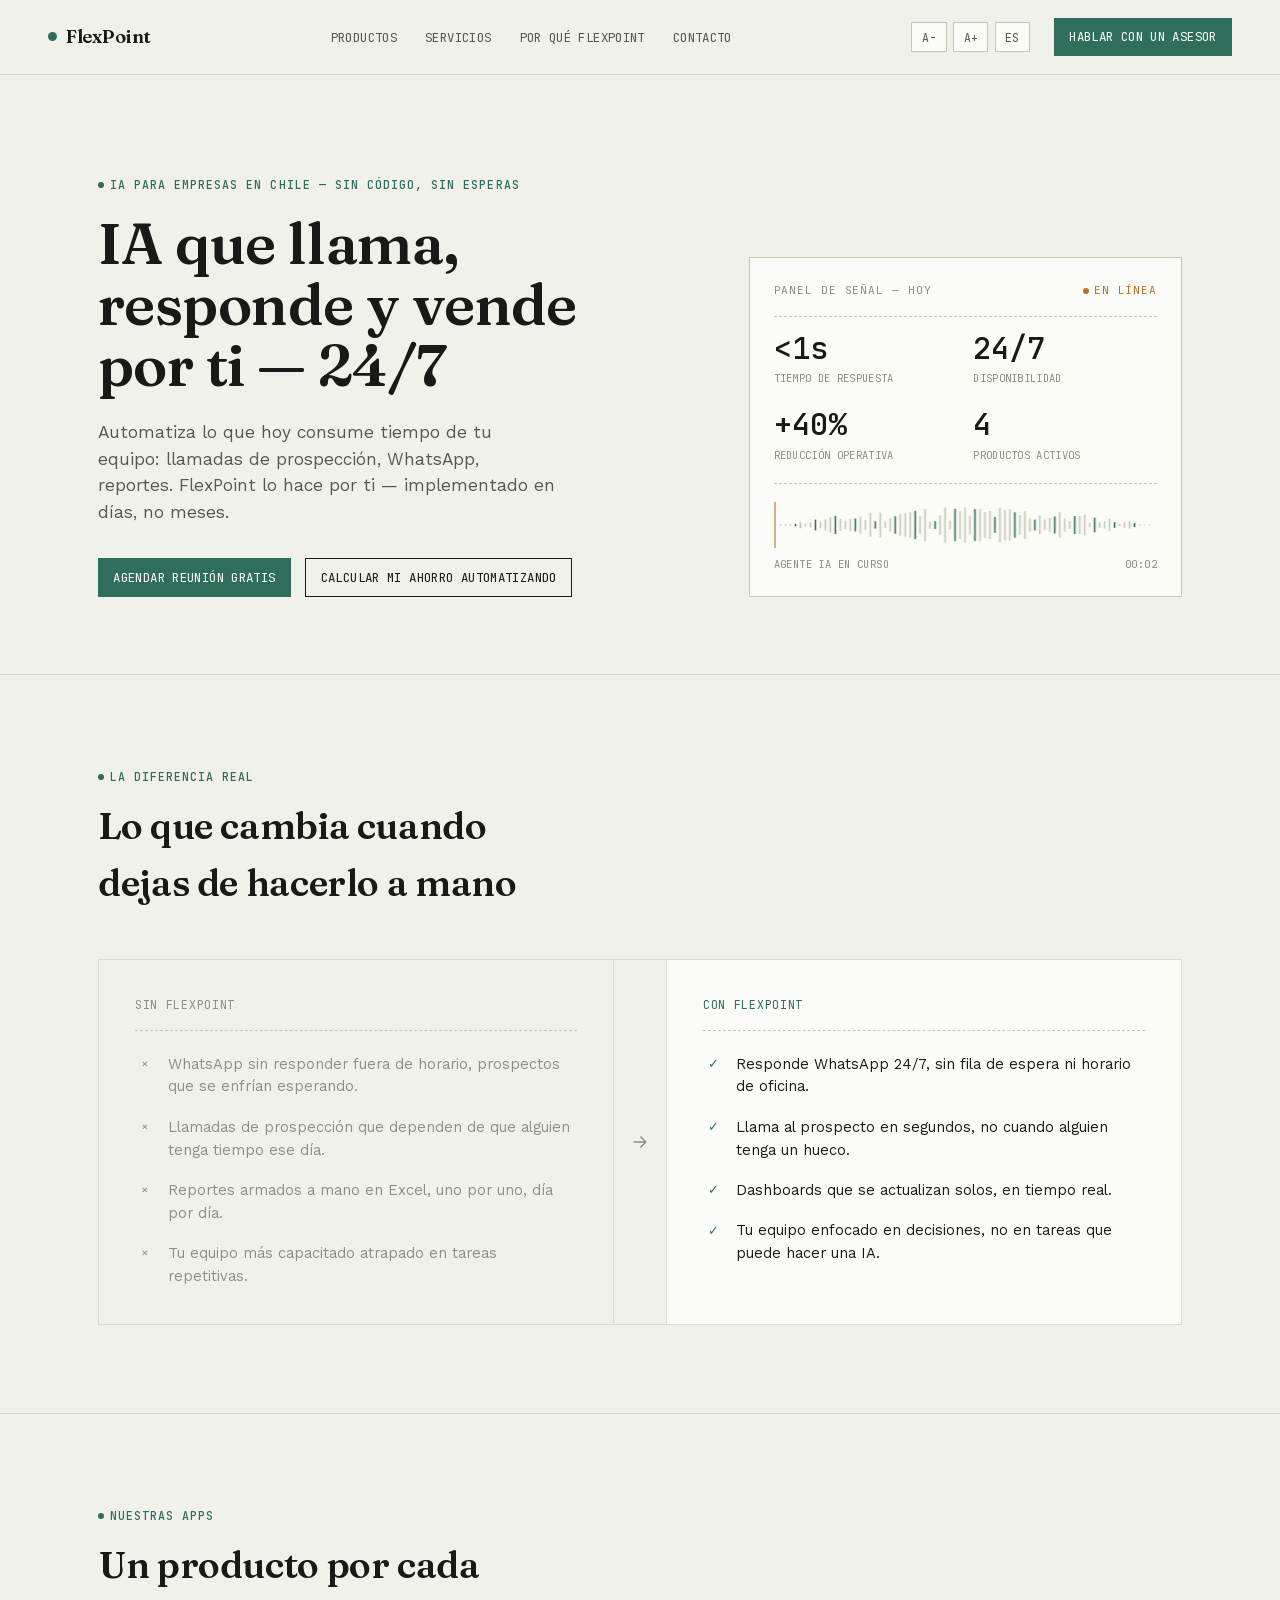
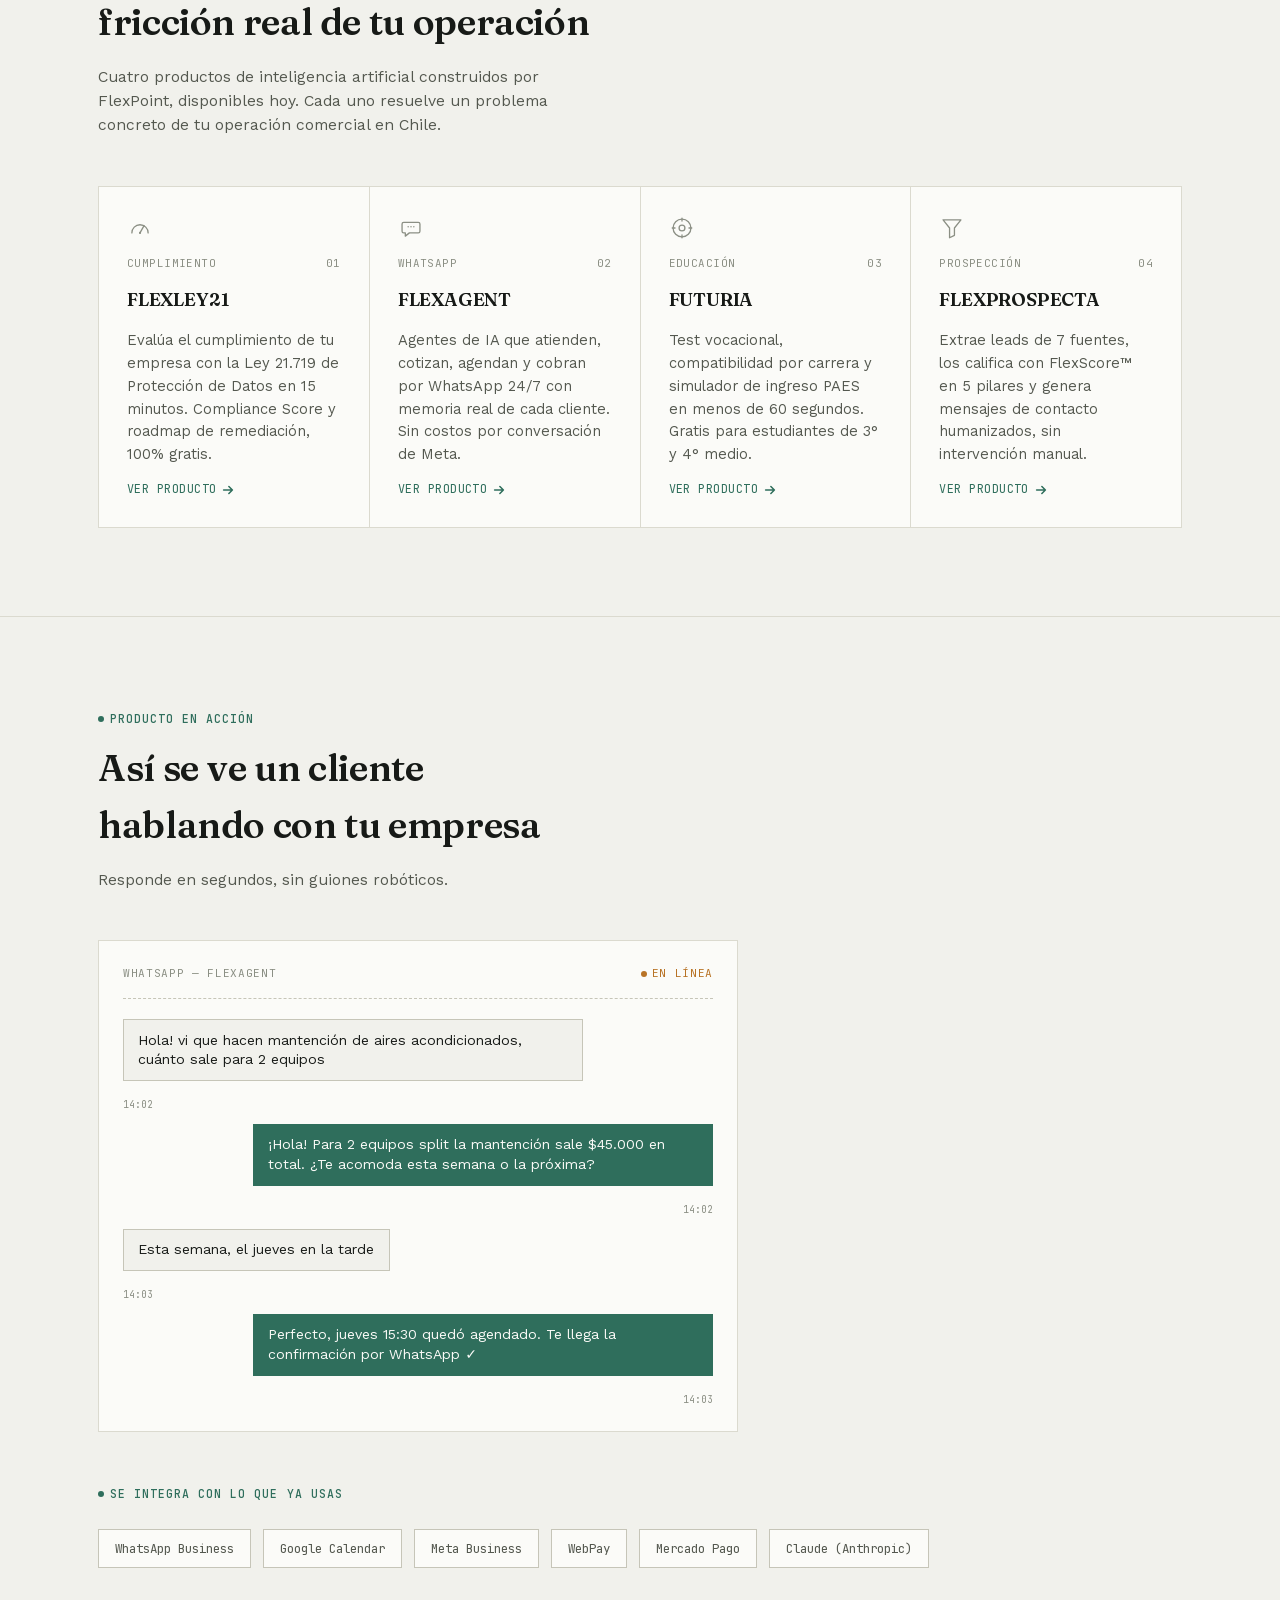
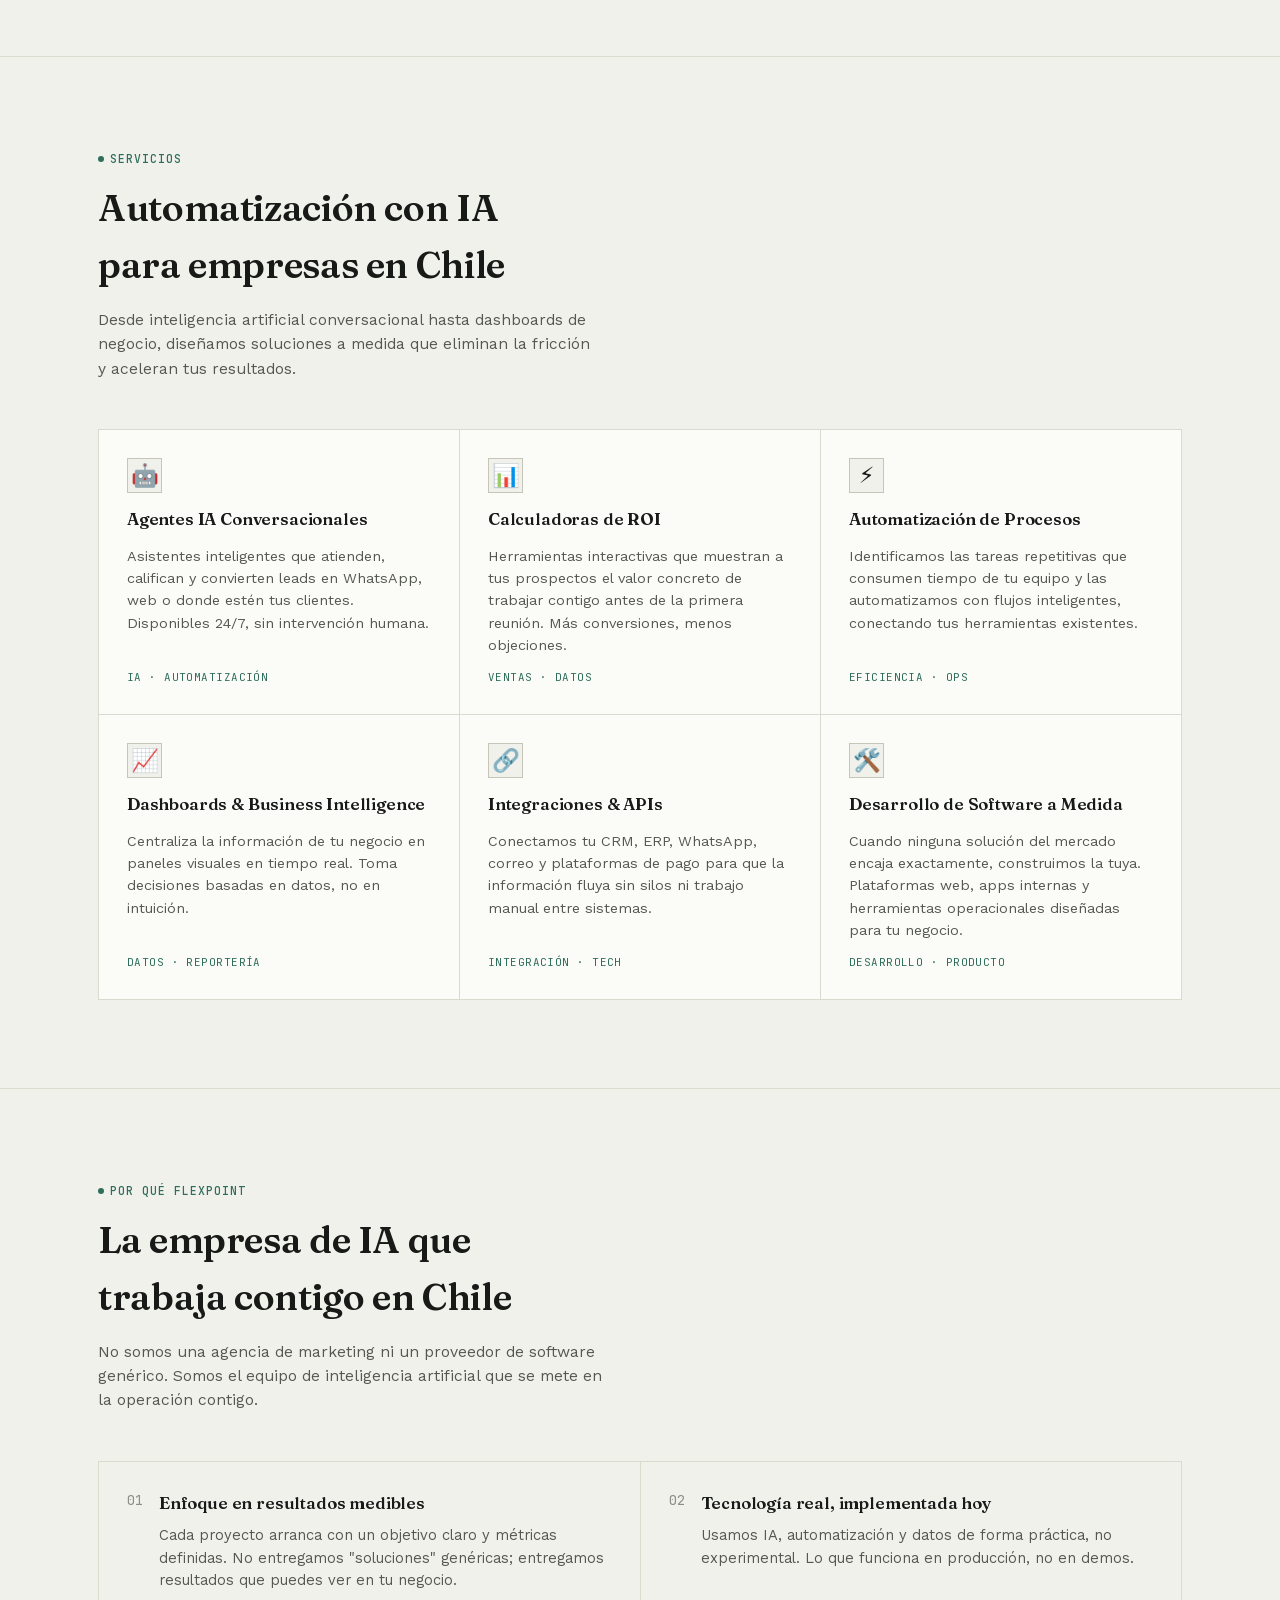
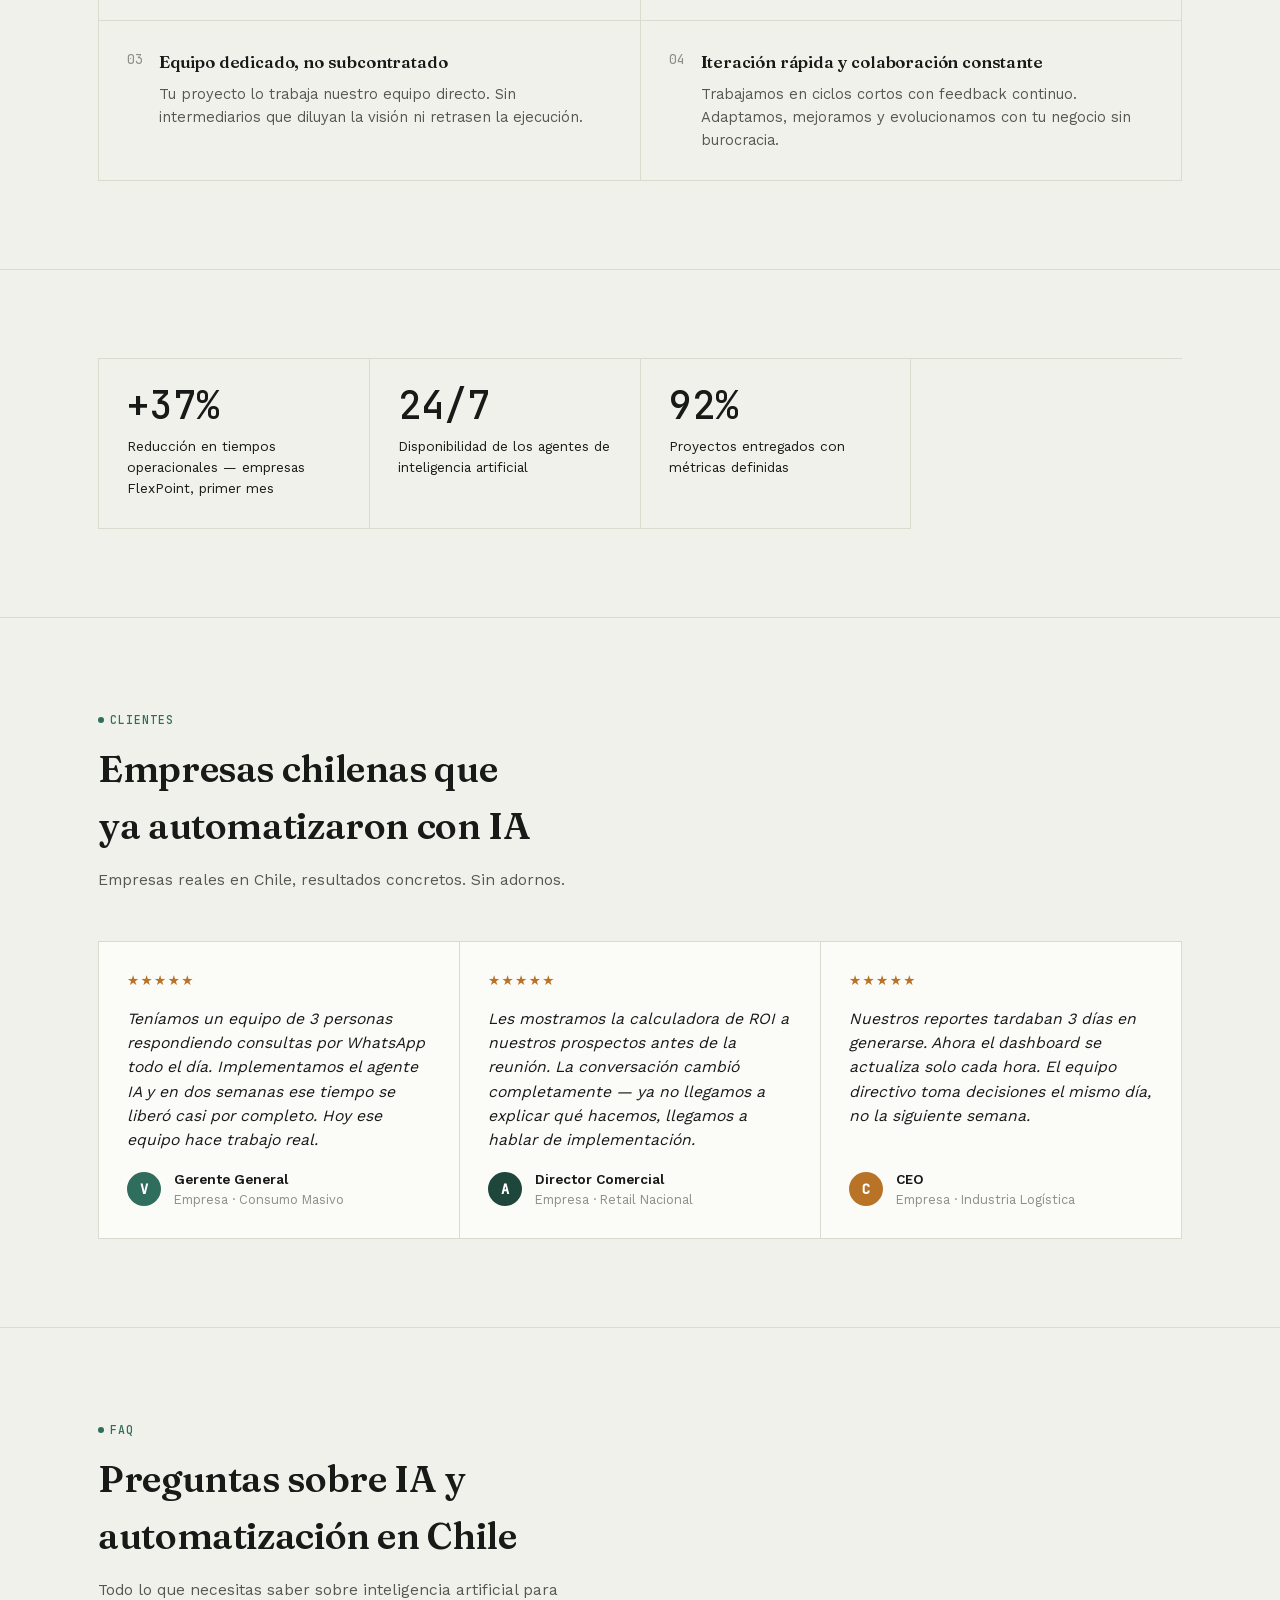
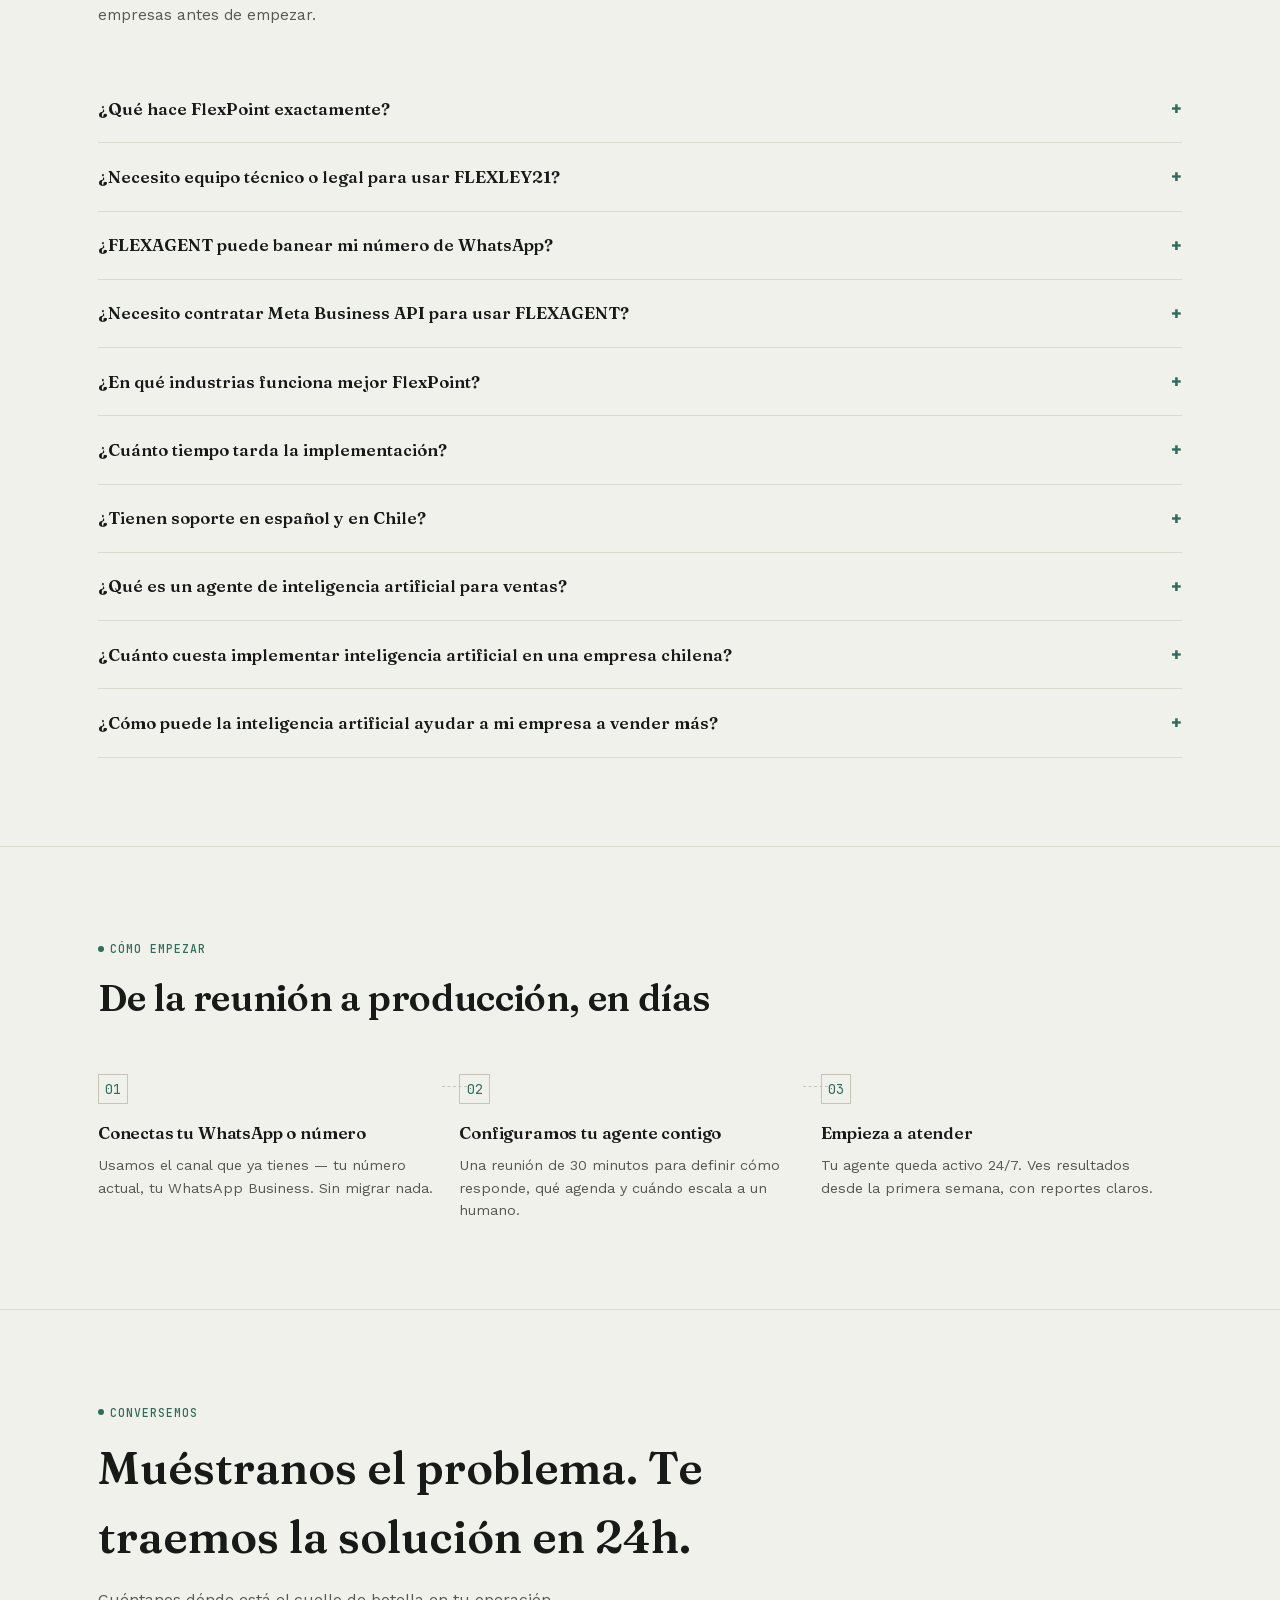
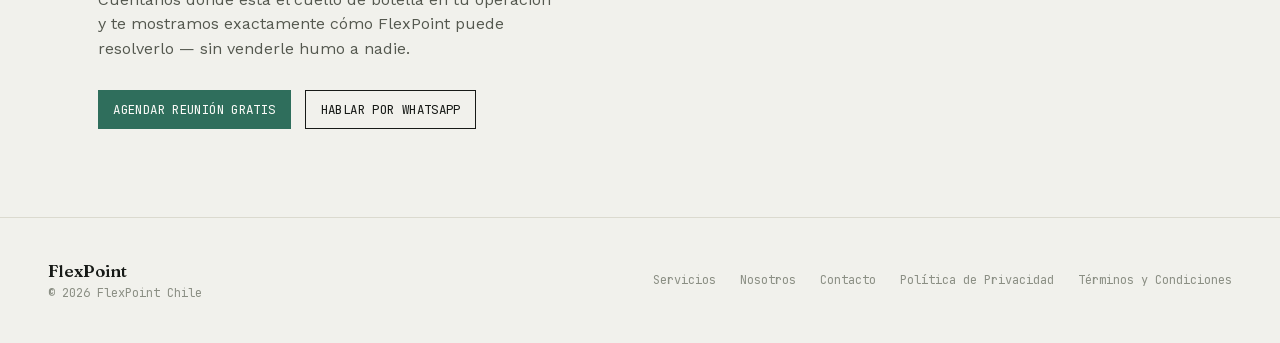
<file: index.html>
<!DOCTYPE html>
<html lang="es">
<head>
    <meta charset="UTF-8">
    <!-- Google tag (gtag.js) - Google Analytics 4, propiedad flexpoint.cl -->
    <script async src="https://www.googletagmanager.com/gtag/js?id=G-LCTC01T2HH"></script>
    <script>
      window.dataLayer = window.dataLayer || [];
      function gtag(){dataLayer.push(arguments);}
      gtag('js', new Date());
      gtag('config', 'G-LCTC01T2HH');
    </script>
    <meta name="viewport" content="width=device-width, initial-scale=1.0">
    <title>Inteligencia Artificial para Empresas en Chile | FlexPoint — IA, WhatsApp y Automatización</title>
    <link rel="icon" type="image/svg+xml" href="/favicon.svg">
    <link rel="icon" type="image/x-icon" href="/favicon.ico" sizes="16x16 32x32 48x48">
    <link rel="apple-touch-icon" href="/apple-touch-icon.png">
    <meta name="theme-color" content="#F1F1EC">
    <meta name="description" content="FlexPoint: inteligencia artificial y automatización para empresas en Chile. IA que llama prospectos con voz humana, WhatsApp masivo sin Meta, agentes conversacionales y dashboards a medida. Empieza hoy.">
    <meta name="robots" content="index, follow">
    <meta name="author" content="FlexPoint">
    <link rel="canonical" href="https://flexpoint.cl">
    <link rel="alternate" hreflang="es-CL" href="https://flexpoint.cl">
    <link rel="alternate" hreflang="en" href="https://flexpoint.cl">
    <link rel="alternate" hreflang="x-default" href="https://flexpoint.cl">
    <meta property="og:title" content="Inteligencia Artificial para Empresas en Chile | FlexPoint">
    <meta property="og:description" content="IA que llama a tus prospectos con voz humana, WhatsApp masivo sin Meta y automatización de procesos comerciales. Tecnología real para empresas chilenas.">
    <meta property="og:image" content="https://flexpoint.cl/og-image.png">
    <meta property="og:image:width" content="1200">
    <meta property="og:image:height" content="630">
    <meta property="og:image:alt" content="FlexPoint — IA, WhatsApp y Automatización para Empresas en Chile">
    <meta property="og:url" content="https://flexpoint.cl">
    <meta property="og:type" content="website">
    <meta property="og:locale" content="es_CL">
    <meta property="og:locale:alternate" content="en_US">
    <meta property="og:site_name" content="FlexPoint">
    <meta name="twitter:card" content="summary_large_image">
    <meta name="twitter:site" content="@flexpointcl">
    <meta name="twitter:title" content="Inteligencia Artificial para Empresas en Chile | FlexPoint">
    <meta name="twitter:description" content="IA que llama prospectos, WhatsApp masivo sin Meta, automatización comercial. Para empresas en Chile.">
    <meta name="twitter:image" content="https://flexpoint.cl/og-image.png">
    <meta name="twitter:image:alt" content="FlexPoint — IA y Automatización para Chile">
    <script type="application/ld+json">
    {
      "@context": "https://schema.org",
      "@type": "LocalBusiness",
      "name": "FlexPoint",
      "url": "https://flexpoint.cl",
      "logo": "https://flexpoint.cl/logo-azul.png",
      "image": "https://flexpoint.cl/logo-azul.png",
      "description": "Empresa de inteligencia artificial y automatización para empresas en Chile. Desarrollamos IA conversacional, WhatsApp masivo y dashboards de negocio.",
      "email": "hola@flexpoint.cl",
      "telephone": "+56985835922",
      "address": {
        "@type": "PostalAddress",
        "addressLocality": "Vitacura",
        "addressRegion": "Región Metropolitana",
        "addressCountry": "CL"
      },
      "geo": {
        "@type": "GeoCoordinates",
        "latitude": -33.3953,
        "longitude": -70.5782
      },
      "areaServed": {
        "@type": "Country",
        "name": "Chile"
      },
      "priceRange": "$$",
      "openingHours": "Mo-Fr 09:00-18:00",
      "knowsAbout": ["inteligencia artificial", "automatización de procesos", "WhatsApp masivo", "agentes conversacionales", "dashboards de negocio", "IA para ventas"],
      "sameAs": []
    }
    </script>
    <script type="application/ld+json">
    {
      "@context": "https://schema.org",
      "@type": "Organization",
      "name": "FlexPoint",
      "url": "https://flexpoint.cl",
      "logo": "https://flexpoint.cl/logo-azul.png",
      "description": "Ecosistema de soluciones digitales para empresas chilenas: IA conversacional, WhatsApp masivo, automatización de procesos y dashboards.",
      "email": "hola@flexpoint.cl",
      "areaServed": "CL",
      "sameAs": [],
      "hasOfferCatalog": {
        "@type": "OfferCatalog",
        "name": "Productos FlexPoint",
        "itemListElement": [
          {
            "@type": "Offer",
            "itemOffered": {
              "@type": "SoftwareApplication",
              "name": "FLEXLEY21",
              "description": "Evalúa el cumplimiento de tu empresa con la Ley 21.719 de Protección de Datos Personales en 15 minutos. Obtén tu Compliance Score y un roadmap de remediación, gratis.",
              "url": "https://flexley21.flexpoint.cl",
              "applicationCategory": "BusinessApplication",
              "operatingSystem": "Web",
              "inLanguage": "es-CL",
              "offers": { "@type": "Offer", "priceCurrency": "CLP", "availability": "https://schema.org/InStock" }
            }
          },
          {
            "@type": "Offer",
            "itemOffered": {
              "@type": "SoftwareApplication",
              "name": "FLEXAGENT",
              "description": "Agentes de IA que atienden, cotizan, agendan y cobran por WhatsApp 24/7 con memoria real de cada cliente, sin costos por conversación de Meta.",
              "url": "https://flexagent.flexpoint.cl",
              "applicationCategory": "BusinessApplication",
              "operatingSystem": "Web",
              "inLanguage": "es-CL",
              "offers": { "@type": "Offer", "priceCurrency": "CLP", "availability": "https://schema.org/InStock" }
            }
          },
          {
            "@type": "Offer",
            "itemOffered": {
              "@type": "SoftwareApplication",
              "name": "FUTURIA",
              "description": "Orientación universitaria inteligente: test vocacional, compatibilidad por carrera y simulador de ingreso PAES en menos de 60 segundos. Gratis para estudiantes.",
              "url": "https://futuria.flexpoint.cl",
              "applicationCategory": "EducationApplication",
              "operatingSystem": "Web",
              "inLanguage": "es-CL",
              "offers": { "@type": "Offer", "priceCurrency": "CLP", "availability": "https://schema.org/InStock" }
            }
          },
          {
            "@type": "Offer",
            "itemOffered": {
              "@type": "SoftwareApplication",
              "name": "FLEXPROSPECTA",
              "description": "Extrae leads de 7 fuentes, los califica con FlexScore™ en 5 pilares con IA y genera mensajes de contacto humanizados, sin intervención manual.",
              "url": "https://flexprospeccion.flexpoint.cl",
              "applicationCategory": "BusinessApplication",
              "operatingSystem": "Web",
              "inLanguage": "es-CL",
              "offers": { "@type": "Offer", "priceCurrency": "CLP", "availability": "https://schema.org/InStock" }
            }
          }
        ]
      }
    }
    </script>
    <script type="application/ld+json">
    {
      "@context": "https://schema.org",
      "@type": "FAQPage",
      "mainEntity": [
        { "@type": "Question", "name": "¿Qué hace FlexPoint exactamente?", "acceptedAnswer": { "@type": "Answer", "text": "FlexPoint es un ecosistema de soluciones digitales para empresas chilenas. Desarrollamos herramientas SaaS de IA conversacional, automatización de WhatsApp y dashboards de negocio." } },
        { "@type": "Question", "name": "¿Necesito equipo técnico o legal para usar FLEXLEY21?", "acceptedAnswer": { "@type": "Answer", "text": "No. La evaluación de Ley 21.719 se completa 100% online en 15 minutos, sin registro previo. Respondes sobre 12 dominios regulatorios y obtienes tu Compliance Score al instante, gratis." } },
        { "@type": "Question", "name": "¿FLEXAGENT puede banear mi número de WhatsApp?", "acceptedAnswer": { "@type": "Answer", "text": "FLEXAGENT opera con tu número de WhatsApp real, evitando los costos por conversación de Meta Business y respondiendo de forma controlada para minimizar riesgos de bloqueo." } },
        { "@type": "Question", "name": "¿Necesito Meta Business API para usar FLEXAGENT?", "acceptedAnswer": { "@type": "Answer", "text": "No. FLEXAGENT funciona con tu número de WhatsApp actual sin aprobación de Meta ni costos por conversación." } },
        { "@type": "Question", "name": "¿En qué industrias funciona mejor FlexPoint?", "acceptedAnswer": { "@type": "Answer", "text": "Inmobiliarias, centros de salud, retail, educación, seguros y empresas B2B en Chile." } },
        { "@type": "Question", "name": "¿Cuánto tiempo tarda la implementación?", "acceptedAnswer": { "@type": "Answer", "text": "FLEXLEY21 entrega resultados en 15 minutos. FLEXAGENT se implementan tras una demo, en pocos días. Proyectos a medida toman entre 1 y 3 semanas." } },
        { "@type": "Question", "name": "¿Tienen soporte en Chile?", "acceptedAnswer": { "@type": "Answer", "text": "Sí. Todo el equipo está en Chile con soporte por WhatsApp en horario hábil." } },
        { "@type": "Question", "name": "¿Qué es un agente de inteligencia artificial para ventas?", "acceptedAnswer": { "@type": "Answer", "text": "Un agente de inteligencia artificial para ventas es un sistema de IA que realiza llamadas, responde mensajes y califica prospectos de manera autónoma, sin intervención humana. FLEXAGENT de FlexPoint es un ejemplo: agentes IA que atienden y venden por WhatsApp 24/7." } },
        { "@type": "Question", "name": "¿Cuánto cuesta implementar inteligencia artificial en una empresa chilena?", "acceptedAnswer": { "@type": "Answer", "text": "El costo varía según el producto. FLEXLEY21 es gratuito. FLEXAGENT tienen planes mensuales sin inversión inicial en infraestructura. Proyectos de automatización a medida se cotizan según complejidad. Contáctanos por WhatsApp para una evaluación gratuita." } },
        { "@type": "Question", "name": "¿Cómo puede la inteligencia artificial ayudar a mi empresa a vender más?", "acceptedAnswer": { "@type": "Answer", "text": "La IA puede automatizar la prospección telefónica, responder clientes en WhatsApp las 24 horas, enviar campañas masivas de mensajes y generar reportes automáticos. Empresas que usan FlexPoint han reducido hasta 40% sus tiempos operativos y triplicado la velocidad de conversión de prospectos." } }
      ]
    }
    </script>
    <style>
        @font-face {
            font-family:'Fraunces Display';
            font-style:italic; font-weight:300; font-display:swap;
            src:url('fonts/fraunces-300i.woff2') format('woff2');
        }
        @font-face {
            font-family:'Fraunces Display';
            font-style:normal; font-weight:600; font-display:swap;
            src:url('fonts/fraunces-600.woff2') format('woff2');
        }
        @font-face {
            font-family:'Work Sans';
            font-style:normal; font-weight:400; font-display:swap;
            src:url('fonts/worksans-400.woff2') format('woff2');
        }
        @font-face {
            font-family:'Work Sans';
            font-style:normal; font-weight:500; font-display:swap;
            src:url('fonts/worksans-500.woff2') format('woff2');
        }
        @font-face {
            font-family:'Work Sans';
            font-style:normal; font-weight:600; font-display:swap;
            src:url('fonts/worksans-600.woff2') format('woff2');
        }
        @font-face {
            font-family:'JetBrains Mono';
            font-style:normal; font-weight:400; font-display:swap;
            src:url('fonts/jbmono-400.woff2') format('woff2');
        }
        @font-face {
            font-family:'JetBrains Mono';
            font-style:normal; font-weight:500; font-display:swap;
            src:url('fonts/jbmono-500.woff2') format('woff2');
        }

        :root{
            --paper:#F1F1EC;
            --paper-raised:#FBFBF8;
            --ink:#171A17;
            --ink-soft:#54584F;
            --ink-faint:#8B8F84;
            --line:#DBDACF;
            --line-strong:#C6C5B8;
            --signal:#2F6E5C;
            --signal-ink:#1E463A;
            --signal-soft:#E3EDE7;
            --amber:#B87326;

            --font-display:'Fraunces Display', ui-serif, Georgia, serif;
            --font-body:'Work Sans', ui-sans-serif, system-ui, sans-serif;
            --font-mono:'JetBrains Mono', ui-monospace, 'SF Mono', monospace;
            color-scheme: light;
        }

        @media (prefers-color-scheme: dark){
            :root{
                --paper:#141613;
                --paper-raised:#1B1E1A;
                --ink:#EDEEE8;
                --ink-soft:#AFB3A7;
                --ink-faint:#767A70;
                --line:#2C2F29;
                --line-strong:#3B3E37;
                --signal:#7FC4A9;
                --signal-ink:#B7E0CC;
                --signal-soft:#1E2924;
                --amber:#E3A65E;
                color-scheme: dark;
            }
        }

        *,*::before,*::after{ box-sizing:border-box; }
        html{ -webkit-text-size-adjust:100%; scroll-behavior:smooth; }
        body{
            margin:0;
            background:var(--paper);
            color:var(--ink);
            font-family:var(--font-body);
            font-size:16px;
            line-height:1.55;
            -webkit-font-smoothing:antialiased;
        }
        img,svg{ display:block; max-width:100%; }
        a{ color:inherit; }
        ::selection{ background:var(--signal); color:var(--paper-raised); }

        .wrap{
            max-width:1180px;
            margin:0 auto;
            padding:0 clamp(1.25rem, 4vw, 3rem);
        }

        .section-label{
            font-family:var(--font-mono);
            font-size:0.72rem;
            font-weight:500;
            letter-spacing:0.09em;
            text-transform:uppercase;
            color:var(--signal);
            display:inline-flex;
            align-items:center;
            gap:0.5em;
        }
        .section-label::before{
            content:"";
            width:6px; height:6px;
            border-radius:50%;
            background:var(--signal);
            flex:0 0 auto;
        }

        h1,h2,h3,h4{
            font-family:var(--font-display);
            font-weight:600;
            letter-spacing:-0.01em;
            text-wrap:balance;
            margin:0;
            color:var(--ink);
        }
        p{ margin:0; color:var(--ink-soft); }

        /* ─── NAV ─── */
        nav{
            position:sticky; top:0; z-index:500;
            background:color-mix(in srgb, var(--paper) 88%, transparent);
            backdrop-filter:blur(10px);
            border-bottom:1px solid var(--line);
            display:flex; align-items:center; justify-content:space-between;
            padding:1.1rem clamp(1.25rem, 4vw, 3rem);
        }
        .nav-brand{
            font-family:var(--font-display);
            font-weight:600; font-size:1.15rem;
            letter-spacing:-0.01em;
            text-decoration:none;
            display:flex; align-items:center; gap:0.55rem;
            color:var(--ink);
        }
        .nav-brand .dot{
            width:9px; height:9px; border-radius:50%;
            background:var(--signal);
        }
        .nav-controls{ display:flex; align-items:center; gap:0.4rem; }
        .nav-ctrl-btn{
            font-family:var(--font-mono);
            font-size:0.72rem;
            border:1px solid var(--line-strong);
            background:var(--paper-raised);
            color:var(--ink-soft);
            padding:0.4rem 0.6rem;
            cursor:pointer;
            transition:border-color .15s, color .15s;
        }
        .nav-ctrl-btn:hover{ border-color:var(--signal); color:var(--signal); }
        .nav-links{
            display:flex; align-items:center; gap:1.75rem;
            list-style:none; margin:0; padding:0;
        }
        .nav-links a{
            font-family:var(--font-mono);
            font-size:0.78rem;
            letter-spacing:0.03em;
            text-transform:uppercase;
            text-decoration:none;
            color:var(--ink-soft);
            transition:color .15s;
        }
        .nav-links a:hover{ color:var(--signal); }
        .nav-right{ display:flex; align-items:center; gap:1.5rem; }
        .btn{
            font-family:var(--font-mono);
            font-size:0.78rem;
            letter-spacing:0.03em;
            text-transform:uppercase;
            text-decoration:none;
            display:inline-flex; align-items:center; gap:0.5em;
            padding:0.7em 1.15em;
            border:1px solid var(--ink);
            color:var(--ink);
            background:transparent;
            cursor:pointer;
            transition:background .15s, color .15s, border-color .15s;
        }
        .btn:hover{ background:var(--ink); color:var(--paper); }
        .btn-solid{
            background:var(--signal);
            border-color:var(--signal);
            color:var(--paper-raised);
        }
        .btn-solid:hover{ background:var(--signal-ink); border-color:var(--signal-ink); color:var(--paper-raised); }
        .btn svg{ width:16px; height:16px; }
        @media (max-width:900px){
            .nav-links{ display:none; }
        }
        @media (max-width:640px){
            nav{ flex-wrap:wrap; gap:0.75rem; padding:1rem clamp(1.25rem,4vw,3rem); }
            .nav-right{ width:100%; justify-content:space-between; }
            .nav-right .btn{ flex:1; text-align:center; justify-content:center; }
        }

        /* ─── HERO ─── */
        #hero{
            padding:clamp(3.5rem,8vw,6rem) 0 clamp(3rem,6vw,5rem);
            border-bottom:1px solid var(--line);
        }
        .hero-grid{
            display:grid;
            grid-template-columns:1.15fr 0.85fr;
            gap:clamp(2rem,5vw,4rem);
            align-items:end;
        }
        .hero-headline{
            font-size:clamp(2.2rem, 4.6vw, 3.6rem);
            line-height:1.06;
            margin:1.1rem 0 1.4rem;
        }
        .hero-headline em{
            font-style:italic;
            font-weight:300;
            color:var(--signal);
        }
        .hero-sub{
            font-size:1.08rem;
            max-width:46ch;
            margin-bottom:2rem;
        }
        .hero-actions{ display:flex; gap:0.9rem; flex-wrap:wrap; }

        .signal-panel{
            border:1px solid var(--line-strong);
            background:var(--paper-raised);
            padding:1.5rem;
        }
        .signal-panel-head{
            display:flex; justify-content:space-between; align-items:center;
            font-family:var(--font-mono);
            font-size:0.7rem;
            letter-spacing:0.08em;
            text-transform:uppercase;
            color:var(--ink-faint);
            padding-bottom:1rem;
            margin-bottom:1rem;
            border-bottom:1px dashed var(--line-strong);
        }
        .signal-panel-head .live{ color:var(--amber); display:flex; align-items:center; gap:0.4em; }
        .signal-panel-head .live::before{
            content:""; width:6px; height:6px; border-radius:50%; background:var(--amber);
        }
        .readout{
            display:grid; grid-template-columns:1fr 1fr; gap:1.4rem 1rem;
        }
        .readout-item .num{
            font-family:var(--font-mono);
            font-variant-numeric:tabular-nums;
            font-size:1.9rem;
            font-weight:500;
            color:var(--ink);
            line-height:1;
        }
        .readout-item .lbl{
            font-family:var(--font-mono);
            font-size:0.66rem;
            color:var(--ink-faint);
            letter-spacing:0.03em;
            text-transform:uppercase;
            margin-top:0.45rem;
        }
        .waveform-wrap{
            position:relative;
            margin-top:1.25rem;
            padding-top:1.1rem;
            border-top:1px dashed var(--line-strong);
        }
        .waveform-wrap canvas{
            display:block;
            width:100%;
            height:46px;
        }
        .waveform-playhead{
            position:absolute;
            top:1.1rem;
            left:0;
            width:2px;
            height:46px;
            background:var(--amber);
            opacity:0.55;
            animation:waveformSweep 7s linear infinite;
        }
        @keyframes waveformSweep{
            0%{ left:0; }
            100%{ left:100%; }
        }
        @media (prefers-reduced-motion: reduce){
            .waveform-playhead{ animation:none; display:none; }
        }
        .waveform-cap{
            display:flex; justify-content:space-between;
            font-family:var(--font-mono);
            font-size:0.65rem;
            color:var(--ink-faint);
            letter-spacing:0.04em;
            text-transform:uppercase;
            margin-top:0.5rem;
        }
        #waveformTimer{ font-variant-numeric:tabular-nums; }
        @media (max-width:900px){
            .hero-grid{ grid-template-columns:1fr; }
        }

        /* ─── SECTIONS ─── */
        section{
            padding:clamp(3.5rem,7vw,5.5rem) 0;
            border-bottom:1px solid var(--line);
        }
        .section-header{
            margin-bottom:clamp(2rem,4vw,3rem);
            max-width:62ch;
        }
        .section-title{
            font-size:clamp(1.7rem,3vw,2.3rem);
            margin-top:0.6rem;
        }
        .section-desc{
            font-size:0.98rem;
            margin-top:0.9rem;
            max-width:56ch;
        }

        /* ─── PRODUCTOS (ficha técnica, grid estático) ─── */
        .productos-grid{
            display:grid;
            grid-template-columns:repeat(auto-fill, minmax(260px,1fr));
            gap:1px;
            background:var(--line);
            border:1px solid var(--line);
        }
        .producto-card{
            background:var(--paper-raised);
            padding:1.75rem;
            text-decoration:none;
            color:inherit;
            display:flex; flex-direction:column; gap:0.9rem;
            transition:background .15s;
        }
        .producto-card:hover{ background:var(--signal-soft); }
        .producto-card:hover .producto-link svg{ transform:translateX(3px); }
        .producto-icon{
            width:26px; height:26px;
            color:var(--ink-faint);
            stroke:currentColor;
            fill:none;
            stroke-width:1.6;
            stroke-linecap:round;
            stroke-linejoin:round;
            transition:color .15s;
        }
        .producto-card:hover .producto-icon{ color:var(--signal); }
        .producto-code{
            font-family:var(--font-mono);
            font-size:0.68rem;
            letter-spacing:0.04em;
            color:var(--ink-faint);
            display:flex; justify-content:space-between;
        }
        .producto-card h3{
            font-size:1.15rem;
        }
        .producto-card p{ font-size:0.92rem; flex:1; }
        .producto-link{
            font-family:var(--font-mono);
            font-size:0.74rem;
            text-transform:uppercase;
            letter-spacing:0.04em;
            color:var(--signal);
            display:inline-flex; align-items:center; gap:0.4em;
        }
        .producto-link svg{ transition:transform .15s; }

        /* ─── SERVICIOS ─── */
        .services-grid{
            display:grid;
            grid-template-columns:repeat(3,1fr);
            gap:1px;
            background:var(--line);
            border:1px solid var(--line);
        }
        .service-card{
            background:var(--paper-raised);
            padding:1.75rem;
            display:flex; flex-direction:column; gap:0.8rem;
        }
        .service-icon{
            font-size:1.4rem;
            width:2.2rem; height:2.2rem;
            display:flex; align-items:center; justify-content:center;
            border:1px solid var(--line-strong);
            background:var(--paper);
        }
        .service-card h3{ font-size:1.05rem; }
        .service-card p{ font-size:0.9rem; flex:1; }
        .service-tag{
            font-family:var(--font-mono);
            font-size:0.68rem;
            letter-spacing:0.04em;
            text-transform:uppercase;
            color:var(--signal);
        }
        @media (max-width:900px){ .services-grid{ grid-template-columns:1fr 1fr; } }
        @media (max-width:600px){ .services-grid{ grid-template-columns:1fr; } }

        /* ─── POR QUÉ FLEXPOINT ─── */
        .why-grid{
            display:grid;
            grid-template-columns:repeat(2,1fr);
            gap:0;
            border-top:1px solid var(--line);
            border-left:1px solid var(--line);
        }
        .why-item{
            padding:1.75rem;
            border-right:1px solid var(--line);
            border-bottom:1px solid var(--line);
            display:flex; gap:1rem;
        }
        .why-num{
            font-family:var(--font-mono);
            font-size:0.85rem;
            color:var(--ink-faint);
            flex:0 0 auto;
        }
        .why-text h4{ font-size:1.05rem; margin-bottom:0.5rem; }
        .why-text p{ font-size:0.92rem; }
        @media (max-width:700px){ .why-grid{ grid-template-columns:1fr; } }

        /* ─── STATS ─── */
        .stats-grid{
            display:grid;
            grid-template-columns:repeat(4,1fr);
            gap:0;
            border-top:1px solid var(--line);
            border-left:1px solid var(--line);
        }
        .stat-card{
            padding:1.75rem;
            border-right:1px solid var(--line);
            border-bottom:1px solid var(--line);
        }
        .stat-num{
            font-family:var(--font-mono);
            font-variant-numeric:tabular-nums;
            font-size:clamp(1.8rem,3vw,2.4rem);
            font-weight:500;
            color:var(--ink);
            line-height:1;
        }
        .stat-label{
            font-size:0.85rem;
            margin-top:0.7rem;
        }
        @media (max-width:900px){ .stats-grid{ grid-template-columns:1fr 1fr; } }
        @media (max-width:600px){ .stats-grid{ grid-template-columns:1fr; } }

        /* ─── TESTIMONIOS ─── */
        .testimonios-grid{
            display:grid;
            grid-template-columns:repeat(3,1fr);
            gap:1px;
            background:var(--line);
            border:1px solid var(--line);
        }
        .testimonio-card{
            background:var(--paper-raised);
            padding:1.75rem;
            display:flex; flex-direction:column; gap:1rem;
        }
        .testimonio-stars{ color:var(--amber); font-size:0.85rem; letter-spacing:0.1em; }
        .testimonio-quote{
            font-family:var(--font-body);
            font-style:italic;
            font-size:0.98rem;
            color:var(--ink);
            flex:1;
        }
        .testimonio-author{ display:flex; align-items:center; gap:0.8rem; }
        .testimonio-avatar{
            width:34px; height:34px;
            border-radius:50%;
            display:flex; align-items:center; justify-content:center;
            color:#fff; font-family:var(--font-mono); font-size:0.85rem; font-weight:600;
            flex:0 0 auto;
        }
        .testimonio-info{ display:flex; flex-direction:column; font-size:0.85rem; }
        .testimonio-info strong{ font-weight:600; }
        .testimonio-info span{ color:var(--ink-faint); font-size:0.8rem; }
        @media (max-width:900px){ .testimonios-grid{ grid-template-columns:1fr; } }

        /* ─── FAQ ─── */
        .faq-list{ display:flex; flex-direction:column; }
        .faq-item{
            border-bottom:1px solid var(--line);
            padding:1.25rem 0;
        }
        .faq-question{
            font-family:var(--font-display);
            font-weight:600;
            font-size:1.05rem;
            cursor:pointer;
            list-style:none;
            display:flex; justify-content:space-between; align-items:center;
            gap:1rem;
        }
        .faq-question::-webkit-details-marker{ display:none; }
        .faq-question::after{
            content:"+";
            font-family:var(--font-mono);
            font-size:1.1rem;
            color:var(--signal);
            flex:0 0 auto;
            transition:transform .2s;
        }
        .faq-item[open] .faq-question::after{ content:"–"; }
        .faq-answer{
            margin-top:0.9rem;
            font-size:0.95rem;
            max-width:68ch;
        }

        /* ─── CONTACTO ─── */
        #contacto .contact-inner{
            display:flex; justify-content:space-between; align-items:end;
            gap:2rem; flex-wrap:wrap;
        }
        .brand-tagline{
            font-family:var(--font-display);
            font-size:clamp(2rem,4vw,2.8rem);
            font-weight:600;
            max-width:20ch;
            margin-top:0.6rem;
        }
        .brand-desc{ font-size:1rem; max-width:46ch; margin-top:1rem; }
        .contact-options{ margin-top:1.75rem; }
        .hero-actions-row{ display:flex; gap:0.9rem; flex-wrap:wrap; }

        /* ─── FOOTER ─── */
        footer{
            padding:2.5rem clamp(1.25rem, 4vw, 3rem);
            display:flex; justify-content:space-between; align-items:center;
            flex-wrap:wrap; gap:1rem;
        }
        .footer-logo{
            font-family:var(--font-display);
            font-weight:600;
            font-size:1.05rem;
        }
        .footer-text{
            font-family:var(--font-mono);
            font-size:0.75rem;
            color:var(--ink-faint);
        }
        .footer-links{ display:flex; gap:1.5rem; flex-wrap:wrap; }
        .footer-links a{
            font-family:var(--font-mono);
            font-size:0.75rem;
            text-decoration:none;
            color:var(--ink-faint);
        }
        .footer-links a:hover{ color:var(--signal); }

        /* ─── Reveal on scroll (single, restrained) ─── */
        .reveal{ opacity:0; transform:translateY(10px); transition:opacity .6s ease, transform .6s ease; }
        .reveal.in{ opacity:1; transform:none; }
        @media (prefers-reduced-motion: reduce){
            .reveal{ opacity:1; transform:none; transition:none; }
        }

        /* ─── PRODUCTO EN ACCIÓN ─── */
        .demo-grid{
            display:grid;
            grid-template-columns:1fr;
            max-width:640px;
            gap:1px;
            background:var(--line);
            border:1px solid var(--line);
        }
        .demo-card{
            background:var(--paper-raised);
            padding:1.5rem;
            display:flex;
            flex-direction:column;
        }
        .demo-card-head{
            display:flex; justify-content:space-between; align-items:center;
            font-family:var(--font-mono); font-size:0.7rem; letter-spacing:0.06em; text-transform:uppercase;
            color:var(--ink-faint);
            padding-bottom:1rem; margin-bottom:1.25rem;
            border-bottom:1px dashed var(--line-strong);
        }
        .demo-card-head .live{ color:var(--amber); display:flex; align-items:center; gap:0.4em; }
        .demo-card-head .live::before{ content:""; width:6px; height:6px; border-radius:50%; background:var(--amber); }

        .chat-thread{ display:flex; flex-direction:column; gap:0.7rem; flex:1; }
        .chat-bubble{
            max-width:78%;
            padding:0.65rem 0.9rem;
            font-size:0.88rem;
            line-height:1.4;
            border:1px solid var(--line-strong);
        }
        .chat-bubble.in{ align-self:flex-start; background:var(--paper); color:var(--ink); border-bottom-left-radius:0; }
        .chat-bubble.out{ align-self:flex-end; background:var(--signal); color:var(--paper-raised); border-color:var(--signal); border-bottom-right-radius:0; }
        .chat-time{
            font-family:var(--font-mono); font-size:0.62rem; color:var(--ink-faint);
            margin-top:0.3rem; align-self:flex-end;
        }
        .chat-bubble.in + .chat-time{ align-self:flex-start; }

        .call-mockup{ flex:1; display:flex; flex-direction:column; }
        .call-caller{ display:flex; align-items:center; gap:0.9rem; margin-bottom:1.25rem; }
        .call-avatar{
            width:42px; height:42px; border-radius:50%;
            background:var(--signal-soft); color:var(--signal-ink);
            display:flex; align-items:center; justify-content:center;
            font-family:var(--font-mono); font-weight:500; font-size:0.95rem;
        }
        .call-caller-name{ font-family:var(--font-display); font-weight:600; font-size:1rem; }
        .call-caller-sub{ font-family:var(--font-mono); font-size:0.7rem; color:var(--ink-faint); margin-top:0.2rem; }
        .call-transcript{
            font-size:0.88rem; color:var(--ink-soft); font-style:italic;
            padding:0.9rem; background:var(--paper); border:1px solid var(--line-strong);
            margin-bottom:1rem;
        }
        .call-waveform{ margin-top:auto; }
        .call-waveform canvas{ display:block; width:100%; height:36px; }
        .call-meta{
            display:flex; justify-content:space-between;
            font-family:var(--font-mono); font-size:0.68rem; color:var(--ink-faint);
            text-transform:uppercase; letter-spacing:0.03em; margin-top:0.5rem;
        }
        @media (max-width:900px){ .demo-grid{ grid-template-columns:1fr; } }

        /* ─── INTEGRACIONES ─── */
        .integrations-strip{
            display:flex; flex-wrap:wrap; gap:0.75rem;
        }
        .integration-badge{
            font-family:var(--font-mono); font-size:0.78rem;
            border:1px solid var(--line-strong);
            padding:0.55rem 1rem;
            color:var(--ink-soft);
            background:var(--paper-raised);
        }

        /* ─── CÓMO EMPEZAR ─── */
        .steps-flow{
            display:grid;
            grid-template-columns:repeat(3,1fr);
            gap:0;
            position:relative;
        }
        .step-item{
            padding:0 1.5rem 0 0;
            position:relative;
        }
        .step-item:not(:last-child)::after{
            content:"";
            position:absolute;
            top:0.75rem;
            left:calc(100% - 1.1rem);
            width:calc(1.5rem + 1px);
            border-top:1px dashed var(--line-strong);
        }
        .step-num{
            font-family:var(--font-mono); font-size:0.85rem; color:var(--signal);
            border:1px solid var(--line-strong);
            width:1.9rem; height:1.9rem;
            display:flex; align-items:center; justify-content:center;
            margin-bottom:1rem;
        }
        .step-item h3{ font-size:1.05rem; margin-bottom:0.5rem; }
        .step-item p{ font-size:0.9rem; }
        @media (max-width:800px){
            .steps-flow{ grid-template-columns:1fr; gap:2rem; }
            .step-item:not(:last-child)::after{ display:none; }
            .step-item{ padding-right:0; }
        }

        /* ─── ANTES / DESPUÉS ─── */
        .compare-grid{
            display:grid;
            grid-template-columns:1fr auto 1fr;
            align-items:stretch;
            gap:0;
            border:1px solid var(--line);
        }
        .compare-col{
            padding:clamp(1.5rem,3vw,2.25rem);
            display:flex; flex-direction:column; gap:1.1rem;
        }
        .compare-col.before{ background:var(--paper); }
        .compare-col.after{ background:var(--paper-raised); }
        .compare-head{
            font-family:var(--font-mono); font-size:0.72rem; letter-spacing:0.06em; text-transform:uppercase;
            padding-bottom:1rem; margin-bottom:0.25rem; border-bottom:1px dashed var(--line-strong);
        }
        .compare-col.before .compare-head{ color:var(--ink-faint); }
        .compare-col.after .compare-head{ color:var(--signal); }
        .compare-item{ display:flex; align-items:flex-start; gap:0.75rem; }
        .compare-item .mark{
            flex:0 0 auto; width:1.3rem; height:1.3rem;
            display:flex; align-items:center; justify-content:center;
            font-family:var(--font-mono); font-size:0.8rem; margin-top:0.05rem;
        }
        .compare-col.before .mark{ color:var(--ink-faint); }
        .compare-col.after .mark{ color:var(--signal); }
        .compare-item p{ font-size:0.92rem; }
        .compare-col.before .compare-item p{ color:var(--ink-faint); }
        .compare-col.after .compare-item p{ color:var(--ink); }
        .compare-divider{
            display:flex; align-items:center; justify-content:center;
            padding:0 1rem;
            color:var(--ink-faint);
            border-left:1px solid var(--line);
            border-right:1px solid var(--line);
        }
        .compare-divider svg{ width:20px; height:20px; }
        @media (max-width:800px){
            .compare-grid{ grid-template-columns:1fr; }
            .compare-divider{ border:none; border-top:1px solid var(--line); border-bottom:1px solid var(--line); padding:0.75rem 0; }
            .compare-divider svg{ transform:rotate(90deg); }
        }
    </style>
</head>
<body>

    <!-- NAV -->
    <nav>
        <a href="#" class="nav-brand"><span class="dot"></span>FlexPoint</a>
        <ul class="nav-links">
            <li><a href="#productos" data-es="Productos" data-en="Products">Productos</a></li>
            <li><a href="#servicios" data-es="Servicios" data-en="Services">Servicios</a></li>
            <li><a href="#porque" data-es="Por qué FlexPoint" data-en="Why FlexPoint">Por qué FlexPoint</a></li>
            <li><a href="#contacto" data-es="Contacto" data-en="Contact">Contacto</a></li>
        </ul>
        <div class="nav-right">
            <div class="nav-controls">
                <button class="nav-ctrl-btn" id="btn-font-down" onclick="changeFontSize(-1)" title="Reducir texto">A-</button>
                <button class="nav-ctrl-btn" id="btn-font-up" onclick="changeFontSize(1)" title="Aumentar texto">A+</button>
                <button class="nav-ctrl-btn" id="btn-lang" onclick="toggleLang()" title="Cambiar idioma">ES</button>
            </div>
            <a href="https://wa.me/56985835922?text=Hola%20FlexPoint,%20quiero%20saber%20más." target="_blank" rel="noopener noreferrer" class="btn btn-solid" data-es="Hablar con un asesor" data-en="Talk to an advisor">Hablar con un asesor</a>
        </div>
    </nav>

    <!-- HERO -->
    <section id="hero">
        <div class="wrap hero-grid">
            <div>
                <span class="section-label" data-es="IA para empresas en Chile — sin código, sin esperas" data-en="AI for companies in Chile — no code, no waiting">IA para empresas en Chile — sin código, sin esperas</span>
                <h1 class="hero-headline" data-es="IA que llama, responde y vende por ti — 24/7" data-en="AI that calls, responds and sells for you — 24/7">IA que llama, responde y vende por ti — 24/7</h1>
                <p class="hero-sub" data-es="Automatiza lo que hoy consume tiempo de tu equipo: llamadas de prospección, WhatsApp, reportes. FlexPoint lo hace por ti — implementado en días, no meses." data-en="Automate what consumes your team's time today: prospecting calls, WhatsApp, reports. FlexPoint does it for you — implemented in days, not months.">Automatiza lo que hoy consume tiempo de tu equipo: llamadas de prospección, WhatsApp, reportes. FlexPoint lo hace por ti — implementado en días, no meses.</p>
                <div class="hero-actions">
                    <button onclick="openCalendly()" class="btn btn-solid" data-es="Agendar reunión gratis" data-en="Book a free meeting">Agendar reunión gratis</button>
                    <a href="/roi/" target="_blank" rel="noopener noreferrer" class="btn" data-es="Calcular mi ahorro automatizando" data-en="Calculate my automation savings">Calcular mi ahorro automatizando</a>
                </div>
            </div>
            <div class="signal-panel">
                <div class="signal-panel-head">
                    <span data-es="Panel de señal — hoy" data-en="Signal panel — today">Panel de señal — hoy</span>
                    <span class="live" data-es="en línea" data-en="online">en línea</span>
                </div>
                <div class="readout">
                    <div class="readout-item">
                        <div class="num">&lt;1s</div>
                        <div class="lbl" data-es="Tiempo de respuesta" data-en="Response time">Tiempo de respuesta</div>
                    </div>
                    <div class="readout-item">
                        <div class="num">24/7</div>
                        <div class="lbl" data-es="Disponibilidad" data-en="Availability">Disponibilidad</div>
                    </div>
                    <div class="readout-item">
                        <div class="num" data-target="40" data-prefix="+" data-suffix="%" data-loop="true">0</div>
                        <div class="lbl" data-es="Reducción operativa" data-en="Operational reduction">Reducción operativa</div>
                    </div>
                    <div class="readout-item">
                        <div class="num">4</div>
                        <div class="lbl" data-es="Productos activos" data-en="Active products">Productos activos</div>
                    </div>
                </div>
                <div class="waveform-wrap">
                    <canvas id="heroWaveform" width="600" height="46" aria-hidden="true"></canvas>
                    <div class="waveform-playhead" aria-hidden="true"></div>
                    <div class="waveform-cap">
                        <span data-es="Agente IA en curso" data-en="AI agent in progress">Agente IA en curso</span>
                        <span id="waveformTimer">00:00</span>
                    </div>
                </div>
            </div>
        </div>
    </section>

    <!-- ANTES / DESPUÉS -->
    <section id="antes-despues">
        <div class="wrap">
            <div class="section-header">
                <span class="section-label" data-es="La diferencia real" data-en="The real difference">La diferencia real</span>
                <h2 class="section-title" data-es="Lo que cambia cuando dejas de hacerlo a mano" data-en="What changes when you stop doing it by hand">Lo que cambia cuando dejas de hacerlo a mano</h2>
            </div>
            <div class="compare-grid reveal">
                <div class="compare-col before">
                    <div class="compare-head" data-es="Sin FlexPoint" data-en="Without FlexPoint">Sin FlexPoint</div>
                    <div class="compare-item">
                        <span class="mark">×</span>
                        <p data-es="WhatsApp sin responder fuera de horario, prospectos que se enfrían esperando." data-en="WhatsApp unanswered after hours, prospects going cold while they wait.">WhatsApp sin responder fuera de horario, prospectos que se enfrían esperando.</p>
                    </div>
                    <div class="compare-item">
                        <span class="mark">×</span>
                        <p data-es="Llamadas de prospección que dependen de que alguien tenga tiempo ese día." data-en="Prospecting calls that depend on someone having time that day.">Llamadas de prospección que dependen de que alguien tenga tiempo ese día.</p>
                    </div>
                    <div class="compare-item">
                        <span class="mark">×</span>
                        <p data-es="Reportes armados a mano en Excel, uno por uno, día por día." data-en="Reports built by hand in Excel, one by one, day by day.">Reportes armados a mano en Excel, uno por uno, día por día.</p>
                    </div>
                    <div class="compare-item">
                        <span class="mark">×</span>
                        <p data-es="Tu equipo más capacitado atrapado en tareas repetitivas." data-en="Your most capable team stuck doing repetitive tasks.">Tu equipo más capacitado atrapado en tareas repetitivas.</p>
                    </div>
                </div>
                <div class="compare-divider" aria-hidden="true">
                    <svg viewBox="0 0 24 24" fill="none" stroke="currentColor" stroke-width="1.8" stroke-linecap="round" stroke-linejoin="round"><path d="M5 12h14M13 6l6 6-6 6"/></svg>
                </div>
                <div class="compare-col after">
                    <div class="compare-head" data-es="Con FlexPoint" data-en="With FlexPoint">Con FlexPoint</div>
                    <div class="compare-item">
                        <span class="mark">✓</span>
                        <p data-es="Responde WhatsApp 24/7, sin fila de espera ni horario de oficina." data-en="Responds on WhatsApp 24/7, no queue, no office hours.">Responde WhatsApp 24/7, sin fila de espera ni horario de oficina.</p>
                    </div>
                    <div class="compare-item">
                        <span class="mark">✓</span>
                        <p data-es="Llama al prospecto en segundos, no cuando alguien tenga un hueco." data-en="Calls the prospect in seconds, not whenever someone has a gap.">Llama al prospecto en segundos, no cuando alguien tenga un hueco.</p>
                    </div>
                    <div class="compare-item">
                        <span class="mark">✓</span>
                        <p data-es="Dashboards que se actualizan solos, en tiempo real." data-en="Dashboards that update themselves, in real time.">Dashboards que se actualizan solos, en tiempo real.</p>
                    </div>
                    <div class="compare-item">
                        <span class="mark">✓</span>
                        <p data-es="Tu equipo enfocado en decisiones, no en tareas que puede hacer una IA." data-en="Your team focused on decisions, not on tasks an AI can do.">Tu equipo enfocado en decisiones, no en tareas que puede hacer una IA.</p>
                    </div>
                </div>
            </div>
        </div>
    </section>

    <!-- PRODUCTOS -->
    <section id="productos">
        <div class="wrap">
            <div class="section-header">
                <span class="section-label" data-es="Nuestras Apps" data-en="Our Apps">Nuestras Apps</span>
                <h2 class="section-title" data-es="Un producto por cada fricción real de tu operación" data-en="One product for every real friction in your operation">Un producto por cada fricción real de tu operación</h2>
                <p class="section-desc" data-es="Cuatro productos de inteligencia artificial construidos por FlexPoint, disponibles hoy. Cada uno resuelve un problema concreto de tu operación comercial en Chile." data-en="Four AI products built by FlexPoint, available today. Each one solves a concrete problem in your business operations in Chile.">Cuatro productos de inteligencia artificial construidos por FlexPoint, disponibles hoy. Cada uno resuelve un problema concreto de tu operación comercial en Chile.</p>
            </div>
            <div class="productos-grid">
                <a href="https://flexley21.flexpoint.cl/" target="_blank" rel="noopener noreferrer" class="producto-card">
                    <svg class="producto-icon" viewBox="0 0 32 32"><path d="M6 22a10 10 0 1 1 20 0"/><path d="M16 22 21 13"/><circle cx="16" cy="22" r="1.3" fill="currentColor" stroke="none"/></svg>
                    <div class="producto-code"><span data-es="CUMPLIMIENTO" data-en="COMPLIANCE">CUMPLIMIENTO</span><span>01</span></div>
                    <h3>FLEXLEY21</h3>
                    <p data-es="Evalúa el cumplimiento de tu empresa con la Ley 21.719 de Protección de Datos en 15 minutos. Compliance Score y roadmap de remediación, 100% gratis." data-en="Evaluate your company's compliance with Chile's Law 21.719 on Data Protection in 15 minutes. Compliance Score and remediation roadmap, 100% free.">Evalúa el cumplimiento de tu empresa con la Ley 21.719 de Protección de Datos en 15 minutos. Compliance Score y roadmap de remediación, 100% gratis.</p>
                    <span class="producto-link"><span data-es="Ver producto" data-en="View product">Ver producto</span><svg width="14" height="14" viewBox="0 0 16 16" fill="none"><path d="M3 8h10M9 4l4 4-4 4" stroke="currentColor" stroke-width="1.8" stroke-linecap="round" stroke-linejoin="round"/></svg></span>
                </a>
                <a href="https://flexagent.flexpoint.cl/" target="_blank" rel="noopener noreferrer" class="producto-card">
                    <svg class="producto-icon" viewBox="0 0 32 32"><path d="M7 9h18a2 2 0 0 1 2 2v9a2 2 0 0 1-2 2H14l-5 4v-4H7a2 2 0 0 1-2-2v-9a2 2 0 0 1 2-2Z"/><circle cx="12.5" cy="14.5" r="0.9" fill="currentColor" stroke="none"/><circle cx="16" cy="14.5" r="0.9" fill="currentColor" stroke="none"/><circle cx="19.5" cy="14.5" r="0.9" fill="currentColor" stroke="none"/></svg>
                    <div class="producto-code"><span>WHATSAPP</span><span>02</span></div>
                    <h3>FLEXAGENT</h3>
                    <p data-es="Agentes de IA que atienden, cotizan, agendan y cobran por WhatsApp 24/7 con memoria real de cada cliente. Sin costos por conversación de Meta." data-en="AI agents that assist, quote, schedule and collect payments via WhatsApp 24/7 with real memory of each customer. No Meta conversation costs.">Agentes de IA que atienden, cotizan, agendan y cobran por WhatsApp 24/7 con memoria real de cada cliente. Sin costos por conversación de Meta.</p>
                    <span class="producto-link"><span data-es="Ver producto" data-en="View product">Ver producto</span><svg width="14" height="14" viewBox="0 0 16 16" fill="none"><path d="M3 8h10M9 4l4 4-4 4" stroke="currentColor" stroke-width="1.8" stroke-linecap="round" stroke-linejoin="round"/></svg></span>
                </a>
                <a href="https://futuria.flexpoint.cl/" target="_blank" rel="noopener noreferrer" class="producto-card">
                    <svg class="producto-icon" viewBox="0 0 32 32"><circle cx="16" cy="16" r="11"/><circle cx="16" cy="16" r="3.6"/><path d="M16 4v3.4M16 24.6V28M4 16h3.4M24.6 16H28"/></svg>
                    <div class="producto-code"><span data-es="EDUCACIÓN" data-en="EDUCATION">EDUCACIÓN</span><span>03</span></div>
                    <h3>FUTURIA</h3>
                    <p data-es="Test vocacional, compatibilidad por carrera y simulador de ingreso PAES en menos de 60 segundos. Gratis para estudiantes de 3° y 4° medio." data-en="Vocational test, career compatibility and PAES admission simulator in under 60 seconds. Free for high school students.">Test vocacional, compatibilidad por carrera y simulador de ingreso PAES en menos de 60 segundos. Gratis para estudiantes de 3° y 4° medio.</p>
                    <span class="producto-link"><span data-es="Ver producto" data-en="View product">Ver producto</span><svg width="14" height="14" viewBox="0 0 16 16" fill="none"><path d="M3 8h10M9 4l4 4-4 4" stroke="currentColor" stroke-width="1.8" stroke-linecap="round" stroke-linejoin="round"/></svg></span>
                </a>
                <a href="https://flexprospeccion.flexpoint.cl/" target="_blank" rel="noopener noreferrer" class="producto-card">
                    <svg class="producto-icon" viewBox="0 0 32 32"><path d="M5 6h22l-8 10v9l-6 3v-12L5 6Z"/></svg>
                    <div class="producto-code"><span data-es="PROSPECCIÓN" data-en="PROSPECTING">PROSPECCIÓN</span><span>04</span></div>
                    <h3>FLEXPROSPECTA</h3>
                    <p data-es="Extrae leads de 7 fuentes, los califica con FlexScore™ en 5 pilares y genera mensajes de contacto humanizados, sin intervención manual." data-en="Extracts leads from 7 sources, scores them with FlexScore™ across 5 pillars and generates humanized outreach messages, with no manual work.">Extrae leads de 7 fuentes, los califica con FlexScore™ en 5 pilares y genera mensajes de contacto humanizados, sin intervención manual.</p>
                    <span class="producto-link"><span data-es="Ver producto" data-en="View product">Ver producto</span><svg width="14" height="14" viewBox="0 0 16 16" fill="none"><path d="M3 8h10M9 4l4 4-4 4" stroke="currentColor" stroke-width="1.8" stroke-linecap="round" stroke-linejoin="round"/></svg></span>
                </a>
            </div>
        </div>
    </section>

    <!-- PRODUCTO EN ACCIÓN -->
    <section id="demo">
        <div class="wrap">
            <div class="section-header">
                <span class="section-label" data-es="Producto en acción" data-en="Product in action">Producto en acción</span>
                <h2 class="section-title" data-es="Así se ve un cliente hablando con tu empresa" data-en="This is what a customer talking to your business looks like">Así se ve un cliente hablando con tu empresa</h2>
                <p class="section-desc" data-es="Responde en segundos, sin guiones robóticos." data-en="Responds in seconds, no robotic scripts.">Responde en segundos, sin guiones robóticos.</p>
            </div>
            <div class="demo-grid reveal">
                <div class="demo-card">
                    <div class="demo-card-head">
                        <span data-es="WhatsApp — FLEXAGENT" data-en="WhatsApp — FLEXAGENT">WhatsApp — FLEXAGENT</span>
                        <span class="live" data-es="en línea" data-en="online">en línea</span>
                    </div>
                    <div class="chat-thread">
                        <div class="chat-bubble in" data-es="Hola! vi que hacen mantención de aires acondicionados, cuánto sale para 2 equipos" data-en="Hi! I saw you do AC maintenance, how much for 2 units">Hola! vi que hacen mantención de aires acondicionados, cuánto sale para 2 equipos</div>
                        <div class="chat-time">14:02</div>
                        <div class="chat-bubble out" data-es="¡Hola! Para 2 equipos split la mantención sale $45.000 en total. ¿Te acomoda esta semana o la próxima?" data-en="Hi! For 2 split units, maintenance is $45,000 total. Does this week or next work for you?">¡Hola! Para 2 equipos split la mantención sale $45.000 en total. ¿Te acomoda esta semana o la próxima?</div>
                        <div class="chat-time">14:02</div>
                        <div class="chat-bubble in" data-es="Esta semana, el jueves en la tarde" data-en="This week, Thursday afternoon">Esta semana, el jueves en la tarde</div>
                        <div class="chat-time">14:03</div>
                        <div class="chat-bubble out" data-es="Perfecto, jueves 15:30 quedó agendado. Te llega la confirmación por WhatsApp ✓" data-en="Perfect, Thursday 3:30pm is booked. You'll get the confirmation by WhatsApp ✓">Perfecto, jueves 15:30 quedó agendado. Te llega la confirmación por WhatsApp ✓</div>
                        <div class="chat-time">14:03</div>
                    </div>
                </div>
            </div>
            <div class="section-header" style="margin-top:3rem; margin-bottom:1.5rem;">
                <span class="section-label" data-es="Se integra con lo que ya usas" data-en="Integrates with what you already use">Se integra con lo que ya usas</span>
            </div>
            <div class="integrations-strip reveal">
                <span class="integration-badge">WhatsApp Business</span>
                <span class="integration-badge">Google Calendar</span>
                <span class="integration-badge">Meta Business</span>
                <span class="integration-badge">WebPay</span>
                <span class="integration-badge">Mercado Pago</span>
                <span class="integration-badge">Claude (Anthropic)</span>
            </div>
        </div>
    </section>

    <!-- SERVICIOS -->
    <section id="servicios">
        <div class="wrap">
            <div class="section-header">
                <span class="section-label" data-es="Servicios" data-en="Services">Servicios</span>
                <h2 class="section-title" data-es="Automatización con IA para empresas en Chile" data-en="AI Automation for Businesses in Chile">Automatización con IA para empresas en Chile</h2>
                <p class="section-desc" data-es="Desde inteligencia artificial conversacional hasta dashboards de negocio, diseñamos soluciones a medida que eliminan la fricción y aceleran tus resultados." data-en="From conversational AI to business dashboards, we design custom solutions that eliminate friction and accelerate your results.">Desde inteligencia artificial conversacional hasta dashboards de negocio, diseñamos soluciones a medida que eliminan la fricción y aceleran tus resultados.</p>
            </div>
            <div class="services-grid reveal">
                <div class="service-card">
                    <div class="service-icon">🤖</div>
                    <h3 data-es="Agentes IA Conversacionales" data-en="Conversational AI Agents">Agentes IA Conversacionales</h3>
                    <p data-es="Asistentes inteligentes que atienden, califican y convierten leads en WhatsApp, web o donde estén tus clientes. Disponibles 24/7, sin intervención humana." data-en="Intelligent assistants that attend, qualify and convert leads on WhatsApp, web or wherever your customers are. Available 24/7, without human intervention.">Asistentes inteligentes que atienden, califican y convierten leads en WhatsApp, web o donde estén tus clientes. Disponibles 24/7, sin intervención humana.</p>
                    <span class="service-tag" data-es="IA · Automatización" data-en="AI · Automation">IA · Automatización</span>
                </div>
                <div class="service-card">
                    <div class="service-icon">📊</div>
                    <h3 data-es="Calculadoras de ROI" data-en="ROI Calculators">Calculadoras de ROI</h3>
                    <p data-es="Herramientas interactivas que muestran a tus prospectos el valor concreto de trabajar contigo antes de la primera reunión. Más conversiones, menos objeciones." data-en="Interactive tools that show your prospects the concrete value of working with you before the first meeting. More conversions, fewer objections.">Herramientas interactivas que muestran a tus prospectos el valor concreto de trabajar contigo antes de la primera reunión. Más conversiones, menos objeciones.</p>
                    <span class="service-tag" data-es="Ventas · Datos" data-en="Sales · Data">Ventas · Datos</span>
                </div>
                <div class="service-card">
                    <div class="service-icon">⚡</div>
                    <h3 data-es="Automatización de Procesos" data-en="Process Automation">Automatización de Procesos</h3>
                    <p data-es="Identificamos las tareas repetitivas que consumen tiempo de tu equipo y las automatizamos con flujos inteligentes, conectando tus herramientas existentes." data-en="We identify repetitive tasks that consume your team's time and automate them with intelligent flows, connecting your existing tools.">Identificamos las tareas repetitivas que consumen tiempo de tu equipo y las automatizamos con flujos inteligentes, conectando tus herramientas existentes.</p>
                    <span class="service-tag" data-es="Eficiencia · Ops" data-en="Efficiency · Ops">Eficiencia · Ops</span>
                </div>
                <div class="service-card">
                    <div class="service-icon">📈</div>
                    <h3 data-es="Dashboards & Business Intelligence" data-en="Dashboards & Business Intelligence">Dashboards & Business Intelligence</h3>
                    <p data-es="Centraliza la información de tu negocio en paneles visuales en tiempo real. Toma decisiones basadas en datos, no en intuición." data-en="Centralize your business information in real-time visual panels. Make data-driven decisions, not intuition-based ones.">Centraliza la información de tu negocio en paneles visuales en tiempo real. Toma decisiones basadas en datos, no en intuición.</p>
                    <span class="service-tag" data-es="Datos · Reportería" data-en="Data · Reporting">Datos · Reportería</span>
                </div>
                <div class="service-card">
                    <div class="service-icon">🔗</div>
                    <h3 data-es="Integraciones & APIs" data-en="Integrations & APIs">Integraciones & APIs</h3>
                    <p data-es="Conectamos tu CRM, ERP, WhatsApp, correo y plataformas de pago para que la información fluya sin silos ni trabajo manual entre sistemas." data-en="We connect your CRM, ERP, WhatsApp, email and payment platforms so information flows without silos or manual work between systems.">Conectamos tu CRM, ERP, WhatsApp, correo y plataformas de pago para que la información fluya sin silos ni trabajo manual entre sistemas.</p>
                    <span class="service-tag" data-es="Integración · Tech" data-en="Integration · Tech">Integración · Tech</span>
                </div>
                <div class="service-card">
                    <div class="service-icon">🛠️</div>
                    <h3 data-es="Desarrollo de Software a Medida" data-en="Custom Software Development">Desarrollo de Software a Medida</h3>
                    <p data-es="Cuando ninguna solución del mercado encaja exactamente, construimos la tuya. Plataformas web, apps internas y herramientas operacionales diseñadas para tu negocio." data-en="When no market solution fits exactly, we build yours. Web platforms, internal apps and operational tools designed for your business.">Cuando ninguna solución del mercado encaja exactamente, construimos la tuya. Plataformas web, apps internas y herramientas operacionales diseñadas para tu negocio.</p>
                    <span class="service-tag" data-es="Desarrollo · Producto" data-en="Development · Product">Desarrollo · Producto</span>
                </div>
            </div>
        </div>
    </section>

    <!-- POR QUÉ FLEXPOINT -->
    <section id="porque">
        <div class="wrap">
            <div class="section-header">
                <span class="section-label" data-es="Por qué FlexPoint" data-en="Why FlexPoint">Por qué FlexPoint</span>
                <h2 class="section-title" data-es="La empresa de IA que trabaja contigo en Chile" data-en="The AI Company That Works With You in Chile">La empresa de IA que trabaja contigo en Chile</h2>
                <p class="section-desc" data-es="No somos una agencia de marketing ni un proveedor de software genérico. Somos el equipo de inteligencia artificial que se mete en la operación contigo." data-en="We are not a marketing agency or a generic software vendor. We are the AI team that gets into the operation with you.">No somos una agencia de marketing ni un proveedor de software genérico. Somos el equipo de inteligencia artificial que se mete en la operación contigo.</p>
            </div>
            <div class="why-grid reveal">
                <div class="why-item">
                    <span class="why-num">01</span>
                    <div class="why-text">
                        <h4 data-es="Enfoque en resultados medibles" data-en="Focus on measurable results">Enfoque en resultados medibles</h4>
                        <p data-es='Cada proyecto arranca con un objetivo claro y métricas definidas. No entregamos "soluciones" genéricas; entregamos resultados que puedes ver en tu negocio.' data-en='Every project starts with a clear objective and defined metrics. We do not deliver generic "solutions"; we deliver results you can see in your business.'>Cada proyecto arranca con un objetivo claro y métricas definidas. No entregamos "soluciones" genéricas; entregamos resultados que puedes ver en tu negocio.</p>
                    </div>
                </div>
                <div class="why-item">
                    <span class="why-num">02</span>
                    <div class="why-text">
                        <h4 data-es="Tecnología real, implementada hoy" data-en="Real technology, implemented today">Tecnología real, implementada hoy</h4>
                        <p data-es="Usamos IA, automatización y datos de forma práctica, no experimental. Lo que funciona en producción, no en demos." data-en="We use AI, automation and data in a practical way, not experimental. What works in production, not in demos.">Usamos IA, automatización y datos de forma práctica, no experimental. Lo que funciona en producción, no en demos.</p>
                    </div>
                </div>
                <div class="why-item">
                    <span class="why-num">03</span>
                    <div class="why-text">
                        <h4 data-es="Equipo dedicado, no subcontratado" data-en="Dedicated team, not outsourced">Equipo dedicado, no subcontratado</h4>
                        <p data-es="Tu proyecto lo trabaja nuestro equipo directo. Sin intermediarios que diluyan la visión ni retrasen la ejecución." data-en="Your project is worked on by our direct team. No intermediaries to dilute the vision or delay execution.">Tu proyecto lo trabaja nuestro equipo directo. Sin intermediarios que diluyan la visión ni retrasen la ejecución.</p>
                    </div>
                </div>
                <div class="why-item">
                    <span class="why-num">04</span>
                    <div class="why-text">
                        <h4 data-es="Iteración rápida y colaboración constante" data-en="Fast iteration and constant collaboration">Iteración rápida y colaboración constante</h4>
                        <p data-es="Trabajamos en ciclos cortos con feedback continuo. Adaptamos, mejoramos y evolucionamos con tu negocio sin burocracia." data-en="We work in short cycles with continuous feedback. We adapt, improve and evolve with your business without bureaucracy.">Trabajamos en ciclos cortos con feedback continuo. Adaptamos, mejoramos y evolucionamos con tu negocio sin burocracia.</p>
                    </div>
                </div>
            </div>
        </div>
    </section>

    <!-- STATS -->
    <section id="stats">
        <div class="wrap">
            <div class="stats-grid reveal">
                <div class="stat-card">
                    <div class="stat-num" data-target="40" data-prefix="+" data-suffix="%">0</div>
                    <div class="stat-label" data-es="Reducción en tiempos operacionales — empresas FlexPoint, primer mes" data-en="Reduction in operational times — FlexPoint companies, first month">Reducción en tiempos operacionales — empresas FlexPoint, primer mes</div>
                </div>
                <div class="stat-card">
                    <div class="stat-num" data-static="true">24/7</div>
                    <div class="stat-label" data-es="Disponibilidad de los agentes de inteligencia artificial" data-en="Availability of artificial intelligence agents">Disponibilidad de los agentes de inteligencia artificial</div>
                </div>
                <div class="stat-card">
                    <div class="stat-num" data-target="100" data-prefix="" data-suffix="%">0</div>
                    <div class="stat-label" data-es="Proyectos entregados con métricas definidas" data-en="Projects delivered with defined metrics">Proyectos entregados con métricas definidas</div>
                </div>
            </div>
        </div>
    </section>

    <!-- TESTIMONIOS -->
    <section id="testimonios">
        <div class="wrap">
            <div class="section-header">
                <span class="section-label" data-es="Clientes" data-en="Clients">Clientes</span>
                <h2 class="section-title" data-es="Empresas chilenas que ya automatizaron con IA" data-en="Chilean Companies That Already Automated with AI">Empresas chilenas que ya automatizaron con IA</h2>
                <p class="section-desc" data-es="Empresas reales en Chile, resultados concretos. Sin adornos." data-en="Real companies in Chile, concrete results. No fluff.">Empresas reales en Chile, resultados concretos. Sin adornos.</p>
            </div>
            <div class="testimonios-grid reveal">
                <div class="testimonio-card">
                    <div class="testimonio-stars">★★★★★</div>
                    <p class="testimonio-quote" data-es="Teníamos un equipo de 3 personas respondiendo consultas por WhatsApp todo el día. Implementamos el agente IA y en dos semanas ese tiempo se liberó casi por completo. Hoy ese equipo hace trabajo real." data-en="We had a team of 3 people answering WhatsApp inquiries all day. We implemented the AI agent and in two weeks that time was almost completely freed up. Today that team does real work.">Teníamos un equipo de 3 personas respondiendo consultas por WhatsApp todo el día. Implementamos el agente IA y en dos semanas ese tiempo se liberó casi por completo. Hoy ese equipo hace trabajo real.</p>
                    <div class="testimonio-author">
                        <div class="testimonio-avatar" style="background:#2F6E5C;">V</div>
                        <div class="testimonio-info">
                            <strong data-es="Gerente General" data-en="General Manager">Gerente General</strong>
                            <span data-es="Empresa · Consumo Masivo" data-en="Company · Mass Consumer">Empresa · Consumo Masivo</span>
                        </div>
                    </div>
                </div>
                <div class="testimonio-card">
                    <div class="testimonio-stars">★★★★★</div>
                    <p class="testimonio-quote" data-es="Les mostramos la calculadora de ROI a nuestros prospectos antes de la reunión. La conversación cambió completamente — ya no llegamos a explicar qué hacemos, llegamos a hablar de implementación." data-en="We showed the ROI calculator to our prospects before the meeting. The conversation changed completely — we no longer arrive to explain what we do, we arrive to talk about implementation.">Les mostramos la calculadora de ROI a nuestros prospectos antes de la reunión. La conversación cambió completamente — ya no llegamos a explicar qué hacemos, llegamos a hablar de implementación.</p>
                    <div class="testimonio-author">
                        <div class="testimonio-avatar" style="background:#1E463A;">A</div>
                        <div class="testimonio-info">
                            <strong data-es="Director Comercial" data-en="Commercial Director">Director Comercial</strong>
                            <span data-es="Empresa · Retail Nacional" data-en="Company · National Retail">Empresa · Retail Nacional</span>
                        </div>
                    </div>
                </div>
                <div class="testimonio-card">
                    <div class="testimonio-stars">★★★★★</div>
                    <p class="testimonio-quote" data-es="Nuestros reportes tardaban 3 días en generarse. Ahora el dashboard se actualiza solo cada hora. El equipo directivo toma decisiones el mismo día, no la siguiente semana." data-en="Our reports took 3 days to generate. Now the dashboard updates automatically every hour. The management team makes decisions the same day, not the following week.">Nuestros reportes tardaban 3 días en generarse. Ahora el dashboard se actualiza solo cada hora. El equipo directivo toma decisiones el mismo día, no la siguiente semana.</p>
                    <div class="testimonio-author">
                        <div class="testimonio-avatar" style="background:#B87326;">C</div>
                        <div class="testimonio-info">
                            <strong>CEO</strong>
                            <span data-es="Empresa · Industria Logística" data-en="Company · Logistics Industry">Empresa · Industria Logística</span>
                        </div>
                    </div>
                </div>
            </div>
        </div>
    </section>

    <!-- FAQ -->
    <section id="faq">
        <div class="wrap">
            <div class="section-header">
                <span class="section-label" data-es="FAQ" data-en="FAQ">FAQ</span>
                <h2 class="section-title" data-es="Preguntas sobre IA y automatización en Chile" data-en="Questions About AI and Automation in Chile">Preguntas sobre IA y automatización en Chile</h2>
                <p class="section-desc" data-es="Todo lo que necesitas saber sobre inteligencia artificial para empresas antes de empezar." data-en="Everything you need to know about artificial intelligence for businesses before getting started.">Todo lo que necesitas saber sobre inteligencia artificial para empresas antes de empezar.</p>
            </div>
            <div class="faq-list">
                <details class="faq-item">
                    <summary class="faq-question" data-es="¿Qué hace FlexPoint exactamente?" data-en="What does FlexPoint do exactly?">¿Qué hace FlexPoint exactamente?</summary>
                    <div class="faq-answer" data-es="FlexPoint es un ecosistema de soluciones digitales para empresas chilenas. Desarrollamos herramientas SaaS de IA conversacional, automatización de WhatsApp y dashboards de negocio — todo diseñado para que tu empresa opere más rápido y venda más sin aumentar el equipo." data-en="FlexPoint is a digital solutions ecosystem for Chilean businesses. We develop conversational AI SaaS tools, WhatsApp automation and business dashboards — all designed so your company operates faster and sells more without growing the team.">FlexPoint es un ecosistema de soluciones digitales para empresas chilenas. Desarrollamos herramientas SaaS de IA conversacional, automatización de WhatsApp y dashboards de negocio — todo diseñado para que tu empresa opere más rápido y venda más sin aumentar el equipo.</div>
                </details>
                <details class="faq-item">
                    <summary class="faq-question" data-es="¿Necesito equipo técnico o legal para usar FLEXLEY21?" data-en="Do I need a technical or legal team to use FLEXLEY21?">¿Necesito equipo técnico o legal para usar FLEXLEY21?</summary>
                    <div class="faq-answer" data-es="No. La evaluación de Ley 21.719 se completa 100% online en 15 minutos, sin registro previo ni instalaciones. Respondes sobre 12 dominios regulatorios y obtienes tu Compliance Score al instante, gratis." data-en="No. The Law 21.719 evaluation is completed 100% online in 15 minutes, with no prior registration or installations. You answer questions across 12 regulatory domains and get your Compliance Score instantly, for free.">No. La evaluación de Ley 21.719 se completa 100% online en 15 minutos, sin registro previo ni instalaciones. Respondes sobre 12 dominios regulatorios y obtienes tu Compliance Score al instante, gratis.</div>
                </details>
                <details class="faq-item">
                    <summary class="faq-question" data-es="¿FLEXAGENT puede banear mi número de WhatsApp?" data-en="Can FLEXAGENT ban my WhatsApp number?">¿FLEXAGENT puede banear mi número de WhatsApp?</summary>
                    <div class="faq-answer" data-es="FLEXAGENT opera con tu número de WhatsApp real y responde de forma controlada, sin depender de envíos masivos descuidados, minimizando el riesgo de bloqueo. Además evita los costos por conversación de Meta Business." data-en="FLEXAGENT operates with your real WhatsApp number and responds in a controlled way, without relying on careless bulk sends, minimizing the risk of a ban. It also avoids Meta Business conversation costs.">FLEXAGENT opera con tu número de WhatsApp real y responde de forma controlada, sin depender de envíos masivos descuidados, minimizando el riesgo de bloqueo. Además evita los costos por conversación de Meta Business.</div>
                </details>
                <details class="faq-item">
                    <summary class="faq-question" data-es="¿Necesito contratar Meta Business API para usar FLEXAGENT?" data-en="Do I need to hire the Meta Business API to use FLEXAGENT?">¿Necesito contratar Meta Business API para usar FLEXAGENT?</summary>
                    <div class="faq-answer" data-es="No. FLEXAGENT funciona con tu número de WhatsApp actual — sin aprobación de Meta, sin templates pre-aprobados y sin costo por conversación. Conectas hoy y respondes hoy." data-en="No. FLEXAGENT works with your current WhatsApp number — no Meta approval, no pre-approved templates and no per-conversation cost. You connect today and respond today.">No. FLEXAGENT funciona con tu número de WhatsApp actual — sin aprobación de Meta, sin templates pre-aprobados y sin costo por conversación. Conectas hoy y respondes hoy.</div>
                </details>
                <details class="faq-item">
                    <summary class="faq-question" data-es="¿En qué industrias funciona mejor FlexPoint?" data-en="In which industries does FlexPoint work best?">¿En qué industrias funciona mejor FlexPoint?</summary>
                    <div class="faq-answer" data-es="Nuestros productos están optimizados para inmobiliarias, centros de salud, retail, educación, seguros y empresas B2B en Chile. Cualquier negocio que tenga prospectos, clientes recurrentes o procesos repetitivos puede beneficiarse." data-en="Our products are optimized for real estate, health centers, retail, education, insurance and B2B companies in Chile. Any business with prospects, recurring customers or repetitive processes can benefit.">Nuestros productos están optimizados para inmobiliarias, centros de salud, retail, educación, seguros y empresas B2B en Chile. Cualquier negocio que tenga prospectos, clientes recurrentes o procesos repetitivos puede beneficiarse.</div>
                </details>
                <details class="faq-item">
                    <summary class="faq-question" data-es="¿Cuánto tiempo tarda la implementación?" data-en="How long does implementation take?">¿Cuánto tiempo tarda la implementación?</summary>
                    <div class="faq-answer" data-es="Depende del producto. FLEXLEY21 entrega tu resultado en 15 minutos. FLEXAGENT se implementan tras una demo, normalmente en pocos días. Proyectos de automatización a medida o dashboards personalizados toman entre 1 y 3 semanas según complejidad." data-en="It depends on the product. FLEXLEY21 delivers your result in 15 minutes. FLEXAGENT are implemented after a demo, usually within a few days. Custom automation projects or personalized dashboards take between 1 and 3 weeks depending on complexity.">Depende del producto. FLEXLEY21 entrega tu resultado en 15 minutos. FLEXAGENT se implementan tras una demo, normalmente en pocos días. Proyectos de automatización a medida o dashboards personalizados toman entre 1 y 3 semanas según complejidad.</div>
                </details>
                <details class="faq-item">
                    <summary class="faq-question" data-es="¿Tienen soporte en español y en Chile?" data-en="Do you have support in Spanish and in Chile?">¿Tienen soporte en español y en Chile?</summary>
                    <div class="faq-answer" data-es="Sí. Todo nuestro equipo está en Chile, con soporte en horario hábil por WhatsApp y reuniones por video. Sin tickets internacionales ni soporte en inglés obligatorio." data-en="Yes. Our entire team is in Chile, with support during business hours via WhatsApp and video meetings. No international tickets or mandatory English-only support.">Sí. Todo nuestro equipo está en Chile, con soporte en horario hábil por WhatsApp y reuniones por video. Sin tickets internacionales ni soporte en inglés obligatorio.</div>
                </details>
                <details class="faq-item">
                    <summary class="faq-question" data-es="¿Qué es un agente de inteligencia artificial para ventas?" data-en="What is an artificial intelligence agent for sales?">¿Qué es un agente de inteligencia artificial para ventas?</summary>
                    <div class="faq-answer" data-es="Un agente de inteligencia artificial para ventas es un sistema automatizado que realiza llamadas, responde mensajes y califica prospectos sin intervención humana. FLEXAGENT de FlexPoint es un ejemplo: agentes IA que atienden y venden por WhatsApp 24/7." data-en="An artificial intelligence agent for sales is an automated system that makes calls, responds to messages and qualifies prospects without human intervention. FlexPoint's FLEXAGENT is an example: AI agents that serve customers and sell over WhatsApp 24/7.">Un agente de inteligencia artificial para ventas es un sistema automatizado que realiza llamadas, responde mensajes y califica prospectos sin intervención humana. FLEXAGENT de FlexPoint es un ejemplo: agentes IA que atienden y venden por WhatsApp 24/7.</div>
                </details>
                <details class="faq-item">
                    <summary class="faq-question" data-es="¿Cuánto cuesta implementar inteligencia artificial en una empresa chilena?" data-en="How much does it cost to implement artificial intelligence in a Chilean company?">¿Cuánto cuesta implementar inteligencia artificial en una empresa chilena?</summary>
                    <div class="faq-answer" data-es="El costo varía según el producto. FLEXLEY21 es 100% gratuito. FLEXAGENT tienen planes mensuales sin inversión inicial en infraestructura. Proyectos de automatización a medida se cotizan según complejidad. Contáctanos por WhatsApp para una evaluación gratuita de tu empresa." data-en="The cost varies by product. FLEXLEY21 is 100% free. FLEXAGENT have monthly plans with no initial infrastructure investment. Custom automation projects are quoted by complexity. Contact us via WhatsApp for a free evaluation of your company.">El costo varía según el producto. FLEXLEY21 es 100% gratuito. FLEXAGENT tienen planes mensuales sin inversión inicial en infraestructura. Proyectos de automatización a medida se cotizan según complejidad. Contáctanos por WhatsApp para una evaluación gratuita de tu empresa.</div>
                </details>
                <details class="faq-item">
                    <summary class="faq-question" data-es="¿Cómo puede la inteligencia artificial ayudar a mi empresa a vender más?" data-en="How can artificial intelligence help my company sell more?">¿Cómo puede la inteligencia artificial ayudar a mi empresa a vender más?</summary>
                    <div class="faq-answer" data-es="La inteligencia artificial puede automatizar la prospección telefónica, responder clientes en WhatsApp las 24 horas, enviar campañas masivas y generar reportes automáticos. Empresas chilenas que usan FlexPoint han reducido hasta un 40% sus tiempos operativos y triplicado la velocidad de conversión de prospectos." data-en="Artificial intelligence can automate phone prospecting, respond to customers on WhatsApp 24 hours a day, send mass campaigns and generate automatic reports. Chilean companies using FlexPoint have reduced their operational times by up to 40% and tripled the speed of prospect conversion.">La inteligencia artificial puede automatizar la prospección telefónica, responder clientes en WhatsApp las 24 horas, enviar campañas masivas y generar reportes automáticos. Empresas chilenas que usan FlexPoint han reducido hasta un 40% sus tiempos operativos y triplicado la velocidad de conversión de prospectos.</div>
                </details>
            </div>
        </div>
    </section>

    <!-- CÓMO EMPEZAR -->
    <section id="empezar">
        <div class="wrap">
            <div class="section-header">
                <span class="section-label" data-es="Cómo empezar" data-en="How to start">Cómo empezar</span>
                <h2 class="section-title" data-es="De la reunión a producción, en días" data-en="From meeting to production, in days">De la reunión a producción, en días</h2>
            </div>
            <div class="steps-flow reveal">
                <div class="step-item">
                    <div class="step-num">01</div>
                    <h3 data-es="Conectas tu WhatsApp o número" data-en="Connect your WhatsApp or number">Conectas tu WhatsApp o número</h3>
                    <p data-es="Usamos el canal que ya tienes — tu número actual, tu WhatsApp Business. Sin migrar nada." data-en="We use the channel you already have — your current number, your WhatsApp Business. No migration needed.">Usamos el canal que ya tienes — tu número actual, tu WhatsApp Business. Sin migrar nada.</p>
                </div>
                <div class="step-item">
                    <div class="step-num">02</div>
                    <h3 data-es="Configuramos tu agente contigo" data-en="We configure your agent with you">Configuramos tu agente contigo</h3>
                    <p data-es="Una reunión de 30 minutos para definir cómo responde, qué agenda y cuándo escala a un humano." data-en="A 30-minute meeting to define how it responds, what it schedules and when it escalates to a human.">Una reunión de 30 minutos para definir cómo responde, qué agenda y cuándo escala a un humano.</p>
                </div>
                <div class="step-item">
                    <div class="step-num">03</div>
                    <h3 data-es="Empieza a atender" data-en="It starts assisting">Empieza a atender</h3>
                    <p data-es="Tu agente queda activo 24/7. Ves resultados desde la primera semana, con reportes claros." data-en="Your agent goes live 24/7. You see results from the first week, with clear reports.">Tu agente queda activo 24/7. Ves resultados desde la primera semana, con reportes claros.</p>
                </div>
            </div>
        </div>
    </section>

    <!-- CONTACTO -->
    <section id="contacto">
        <div class="wrap contact-inner">
            <div>
                <span class="section-label" data-es="Conversemos" data-en="Let's Talk">Conversemos</span>
                <div class="brand-tagline" data-es="Muéstranos el problema. Te traemos la solución en 24h." data-en="Show us the problem. We'll bring the solution in 24h.">Muéstranos el problema. Te traemos la solución en 24h.</div>
                <p class="brand-desc" data-es="Cuéntanos dónde está el cuello de botella en tu operación y te mostramos exactamente cómo FlexPoint puede resolverlo — sin venderle humo a nadie." data-en="Tell us where the bottleneck is in your operation and we'll show you exactly how FlexPoint can solve it — no smoke and mirrors.">Cuéntanos dónde está el cuello de botella en tu operación y te mostramos exactamente cómo FlexPoint puede resolverlo — sin venderle humo a nadie.</p>
                <div class="contact-options">
                    <div class="hero-actions-row">
                        <button onclick="openCalendly()" class="btn btn-solid" data-es="Agendar reunión gratis" data-en="Book a free meeting">Agendar reunión gratis</button>
                        <a href="https://wa.me/56985835922?text=Hola%20FlexPoint,%20quiero%20saber%20m%C3%A1s%20sobre%20sus%20servicios." target="_blank" rel="noopener noreferrer" class="btn" data-es="Hablar por WhatsApp" data-en="Chat on WhatsApp">Hablar por WhatsApp</a>
                    </div>
                </div>
            </div>
        </div>
    </section>

    <!-- FOOTER -->
    <footer>
        <div>
            <div class="footer-logo">FlexPoint</div>
            <p class="footer-text">&copy; 2026 FlexPoint Chile</p>
        </div>
        <div class="footer-links">
            <a href="#servicios" data-es="Servicios" data-en="Services">Servicios</a>
            <a href="#porque" data-es="Nosotros" data-en="About">Nosotros</a>
            <a href="https://wa.me/56985835922" data-es="Contacto" data-en="Contact">Contacto</a>
            <a href="/privacidad.html" data-es="Política de Privacidad" data-en="Privacy Policy">Política de Privacidad</a>
            <a href="/terminos.html" data-es="Términos y Condiciones" data-en="Terms and Conditions">Términos y Condiciones</a>
        </div>
    </footer>

    <script>
        /* ─── CALENDLY ─── */
        function openCalendly() {
            window.open('https://calendar.app.google/fqu3U8FbReQNwwWR6', '_blank', 'noopener,noreferrer');
        }

        /* ─── COUNTER ANIMATION ─── */
        function animateCount(el, targetVal, prefix, suffix) {
            const duration = 1600;
            let startTime = null;
            const step = (timestamp) => {
                if (!startTime) startTime = timestamp;
                const progress = Math.min((timestamp - startTime) / duration, 1);
                const eased = 1 - Math.pow(1 - progress, 3);
                const current = Math.round(eased * targetVal);
                el.textContent = prefix + current + suffix;
                if (progress < 1) requestAnimationFrame(step);
            };
            requestAnimationFrame(step);
        }

        function startLoopingCount(el, targetVal, prefix, suffix) {
            const cycle = () => {
                el.textContent = prefix + '0' + suffix;
                animateCount(el, targetVal, prefix, suffix);
                setTimeout(cycle, 1600 + 3200);
            };
            cycle();
        }

        const statsObserver = new IntersectionObserver((entries) => {
            entries.forEach(entry => {
                if (entry.isIntersecting) {
                    const numEl = entry.target.matches('.stat-num[data-target], .readout-item .num[data-target]')
                        ? entry.target
                        : entry.target.querySelector('[data-target]');
                    if (numEl && !numEl.dataset.animated) {
                        numEl.dataset.animated = 'true';
                        const targetVal = parseInt(numEl.dataset.target, 10);
                        const prefix = numEl.dataset.prefix || '';
                        const suffix = numEl.dataset.suffix || '';
                        if (numEl.dataset.loop === 'true') {
                            startLoopingCount(numEl, targetVal, prefix, suffix);
                        } else {
                            animateCount(numEl, targetVal, prefix, suffix);
                        }
                    }
                }
            });
        }, { threshold: 0.3 });

        document.querySelectorAll('[data-target]').forEach(numEl => {
            numEl.textContent = (numEl.dataset.prefix || '') + '0' + (numEl.dataset.suffix || '');
            statsObserver.observe(numEl);
        });

        /* ─── WAVEFORMS (leve, estático) + timers de llamada ─── */
        function setupWaveform(canvasId, timerId, seedStart, startSeconds, height) {
            const canvas = document.getElementById(canvasId);
            if (!canvas) return;
            function draw() {
                const dpr = window.devicePixelRatio || 1;
                const w = canvas.clientWidth || 560;
                const h = height;
                canvas.width = w * dpr;
                canvas.height = h * dpr;
                const ctx = canvas.getContext('2d');
                ctx.scale(dpr, dpr);
                ctx.clearRect(0, 0, w, h);
                const styles = getComputedStyle(document.documentElement);
                const signal = styles.getPropertyValue('--signal').trim() || '#2F6E5C';
                const faint = styles.getPropertyValue('--line-strong').trim() || '#C6C5B8';
                let seed = seedStart;
                function rand() { seed = (seed * 9301 + 49297) % 233280; return seed / 233280; }
                const bars = Math.floor(w / 5);
                const mid = h / 2;
                for (let i = 0; i < bars; i++) {
                    const x = i * 5 + 1.5;
                    const envelope = Math.sin((i / bars) * Math.PI);
                    const amp = (0.15 + rand() * 0.85) * envelope * (h / 2 - 3);
                    ctx.strokeStyle = i % 4 === 0 ? signal : faint;
                    ctx.lineWidth = 1.6;
                    ctx.beginPath();
                    ctx.moveTo(x, mid - amp);
                    ctx.lineTo(x, mid + amp);
                    ctx.stroke();
                }
            }
            draw();
            window.addEventListener('resize', draw);

            const timerEl = document.getElementById(timerId);
            if (timerEl) {
                let seconds = startSeconds;
                setInterval(() => {
                    seconds = (seconds + 1) % 3600;
                    const m = String(Math.floor(seconds / 60)).padStart(2, '0');
                    const s = String(seconds % 60).padStart(2, '0');
                    timerEl.textContent = m + ':' + s;
                }, 1000);
            }
        }
        setupWaveform('heroWaveform', 'waveformTimer', 11, 0, 46);
        setupWaveform('demoWaveform', 'demoCallTimer', 29, 7, 36);

        /* ─── SCROLL REVEAL (único, restringido) ─── */
        const revealObserver = new IntersectionObserver((entries) => {
            entries.forEach(entry => {
                if (entry.isIntersecting) {
                    entry.target.classList.add('in');
                    revealObserver.unobserve(entry.target);
                }
            });
        }, { threshold: 0.1 });
        document.querySelectorAll('.reveal').forEach(el => revealObserver.observe(el));

        /* ─── TAMAÑO DE FUENTE ─── */
        let fontSize = parseInt(localStorage.getItem('fp-fontsize') || '16');
        document.documentElement.style.fontSize = fontSize + 'px';
        function changeFontSize(delta) {
            fontSize = Math.min(22, Math.max(13, fontSize + delta));
            document.documentElement.style.fontSize = fontSize + 'px';
            localStorage.setItem('fp-fontsize', fontSize);
        }

        /* ─── IDIOMA ES/EN ─── */
        let currentLang = localStorage.getItem('fp-lang') || 'es';
        function applyLang(lang) {
            document.querySelectorAll('[data-es][data-en]').forEach(el => {
                el.textContent = el.getAttribute('data-' + lang);
            });
            document.getElementById('btn-lang').textContent = lang === 'es' ? 'ES' : 'EN';
            localStorage.setItem('fp-lang', lang);
            currentLang = lang;
        }
        function toggleLang() {
            applyLang(currentLang === 'es' ? 'en' : 'es');
        }
        if (currentLang === 'en') applyLang('en');
    </script>
</body>
</html>
</file>
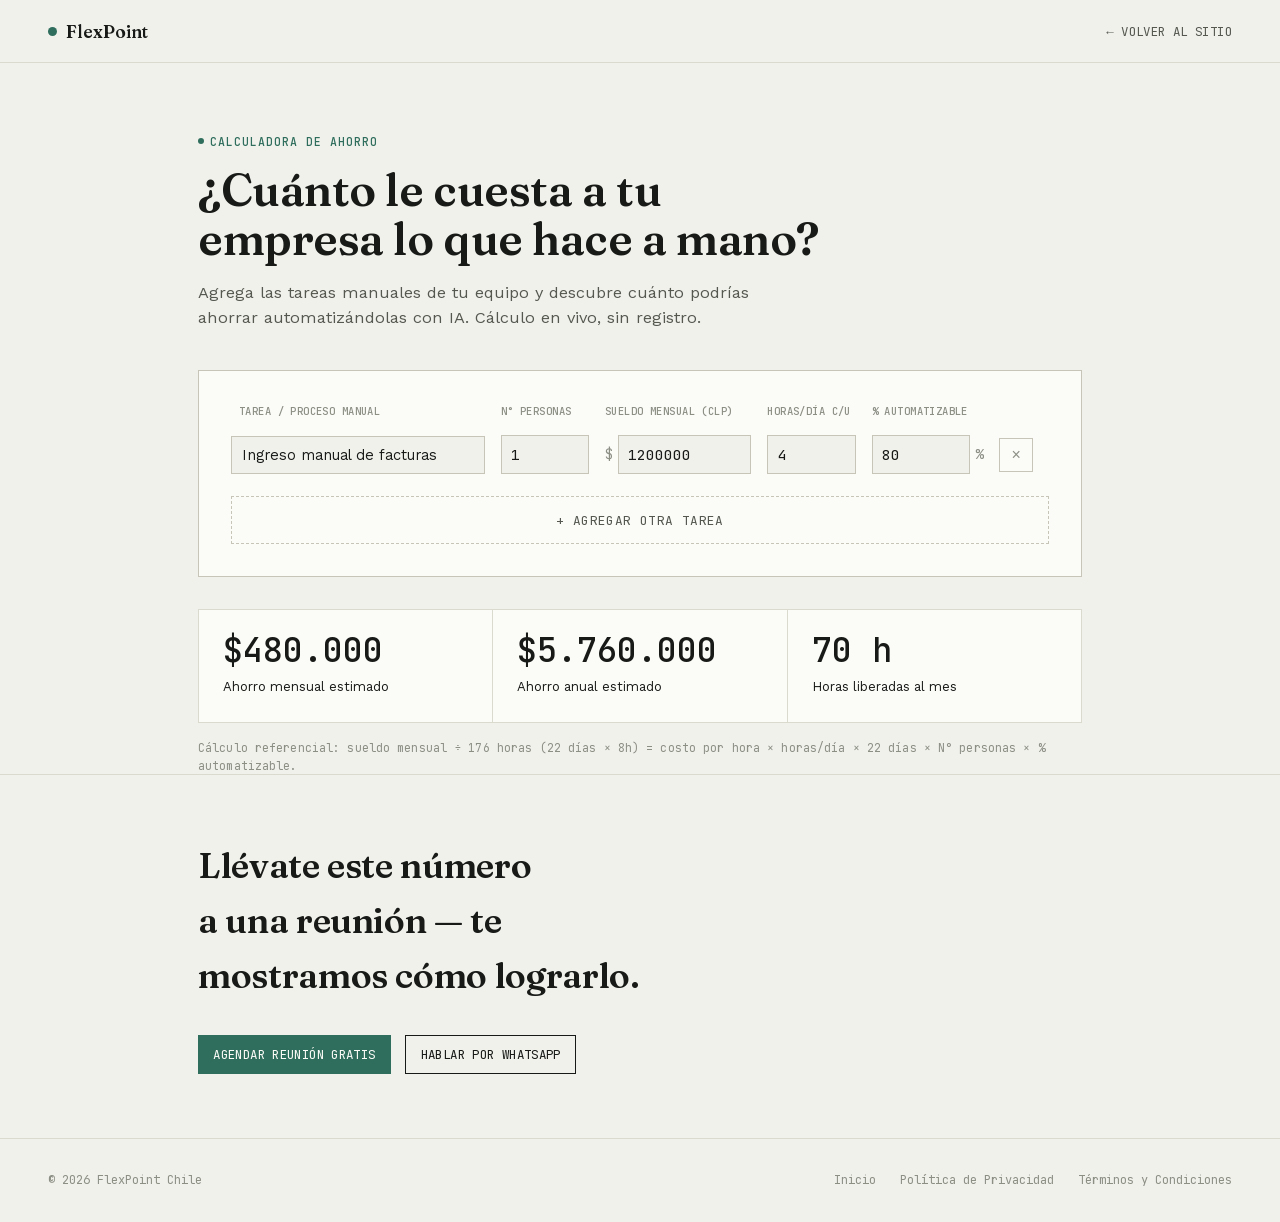
<file: roi/index.html>
<!DOCTYPE html>
<html lang="es">
<head>
    <meta charset="UTF-8">
    <!-- Google tag (gtag.js) - Google Analytics 4, propiedad flexpoint.cl -->
    <script async src="https://www.googletagmanager.com/gtag/js?id=G-LCTC01T2HH"></script>
    <script>
      window.dataLayer = window.dataLayer || [];
      function gtag(){dataLayer.push(arguments);}
      gtag('js', new Date());
      gtag('config', 'G-LCTC01T2HH');
    </script>
    <meta name="viewport" content="width=device-width, initial-scale=1.0">
    <title>Calculadora de Ahorro con IA | FlexPoint</title>
    <meta name="description" content="Calcula cuánto puede ahorrar tu empresa automatizando tareas manuales con IA. Estimación de ahorro mensual y anual en segundos.">
    <meta name="robots" content="index, follow">
    <link rel="canonical" href="https://flexpoint.cl/roi/">
    <link rel="icon" type="image/svg+xml" href="/favicon.svg">
    <link rel="icon" type="image/x-icon" href="/favicon.ico" sizes="16x16 32x32 48x48">
    <link rel="apple-touch-icon" href="/apple-touch-icon.png">
    <meta name="theme-color" content="#F1F1EC">
    <style>
        @font-face { font-family:'Fraunces Display'; font-style:italic; font-weight:300; font-display:swap; src:url('../fonts/fraunces-300i.woff2') format('woff2'); }
        @font-face { font-family:'Fraunces Display'; font-style:normal; font-weight:600; font-display:swap; src:url('../fonts/fraunces-600.woff2') format('woff2'); }
        @font-face { font-family:'Work Sans'; font-style:normal; font-weight:400; font-display:swap; src:url('../fonts/worksans-400.woff2') format('woff2'); }
        @font-face { font-family:'Work Sans'; font-style:normal; font-weight:500; font-display:swap; src:url('../fonts/worksans-500.woff2') format('woff2'); }
        @font-face { font-family:'Work Sans'; font-style:normal; font-weight:600; font-display:swap; src:url('../fonts/worksans-600.woff2') format('woff2'); }
        @font-face { font-family:'JetBrains Mono'; font-style:normal; font-weight:400; font-display:swap; src:url('../fonts/jbmono-400.woff2') format('woff2'); }
        @font-face { font-family:'JetBrains Mono'; font-style:normal; font-weight:500; font-display:swap; src:url('../fonts/jbmono-500.woff2') format('woff2'); }

        :root{
            --paper:#F1F1EC;
            --paper-raised:#FBFBF8;
            --ink:#171A17;
            --ink-soft:#54584F;
            --ink-faint:#8B8F84;
            --line:#DBDACF;
            --line-strong:#C6C5B8;
            --signal:#2F6E5C;
            --signal-ink:#1E463A;
            --signal-soft:#E3EDE7;
            --amber:#B87326;
            --font-display:'Fraunces Display', ui-serif, Georgia, serif;
            --font-body:'Work Sans', ui-sans-serif, system-ui, sans-serif;
            --font-mono:'JetBrains Mono', ui-monospace, 'SF Mono', monospace;
            color-scheme: light;
        }
        @media (prefers-color-scheme: dark){
            :root{
                --paper:#141613; --paper-raised:#1B1E1A; --ink:#EDEEE8; --ink-soft:#AFB3A7;
                --ink-faint:#767A70; --line:#2C2F29; --line-strong:#3B3E37; --signal:#7FC4A9;
                --signal-ink:#B7E0CC; --signal-soft:#1E2924; --amber:#E3A65E; color-scheme: dark;
            }
        }
        *,*::before,*::after{ box-sizing:border-box; }
        body{
            margin:0; background:var(--paper); color:var(--ink);
            font-family:var(--font-body); font-size:16px; line-height:1.55;
            -webkit-font-smoothing:antialiased;
        }
        a{ color:inherit; }
        h1,h2,h3{ font-family:var(--font-display); font-weight:600; letter-spacing:-0.01em; text-wrap:balance; margin:0; color:var(--ink); }
        p{ margin:0; color:var(--ink-soft); }
        .wrap{ max-width:980px; margin:0 auto; padding:0 clamp(1.25rem,4vw,3rem); }

        nav{
            display:flex; align-items:center; justify-content:space-between;
            padding:1.1rem clamp(1.25rem, 4vw, 3rem);
            border-bottom:1px solid var(--line);
        }
        .nav-brand{ font-family:var(--font-display); font-weight:600; font-size:1.1rem; text-decoration:none; color:var(--ink); display:flex; align-items:center; gap:0.55rem; }
        .nav-brand .dot{ width:9px; height:9px; border-radius:50%; background:var(--signal); }
        .nav-back{ font-family:var(--font-mono); font-size:0.78rem; text-transform:uppercase; letter-spacing:0.03em; text-decoration:none; color:var(--ink-soft); }
        .nav-back:hover{ color:var(--signal); }

        .section-label{
            font-family:var(--font-mono); font-size:0.72rem; font-weight:500; letter-spacing:0.09em;
            text-transform:uppercase; color:var(--signal); display:inline-flex; align-items:center; gap:0.5em;
        }
        .section-label::before{ content:""; width:6px; height:6px; border-radius:50%; background:var(--signal); }

        header.hero{ padding:clamp(2.5rem,6vw,4rem) 0 clamp(1.5rem,4vw,2.5rem); }
        header.hero h1{ font-size:clamp(1.9rem,4vw,2.8rem); line-height:1.1; margin:0.8rem 0 1rem; }
        header.hero p{ font-size:1.02rem; max-width:56ch; }

        .calc-card{
            background:var(--paper-raised);
            border:1px solid var(--line-strong);
            padding:clamp(1.25rem,3vw,2rem);
            margin-bottom:2rem;
        }
        .tasks-table{ width:100%; border-collapse:collapse; }
        .tasks-table thead th{
            font-family:var(--font-mono); font-size:0.66rem; letter-spacing:0.04em; text-transform:uppercase;
            color:var(--ink-faint); text-align:left; font-weight:500; padding:0 0.5rem 0.6rem;
        }
        .tasks-table td{ padding:0.4rem 0.5rem; vertical-align:middle; }
        .tasks-table tr:not(:last-child) td{ border-bottom:1px solid var(--line); padding-bottom:1rem; }
        .tasks-table tr td:first-child{ padding-left:0; }
        .tasks-table input[type="text"],
        .tasks-table input[type="number"]{
            width:100%; font-family:var(--font-body); font-size:0.92rem; color:var(--ink);
            background:var(--paper); border:1px solid var(--line-strong); padding:0.55rem 0.6rem;
        }
        .tasks-table input[type="number"]{ font-family:var(--font-mono); }
        .tasks-table input:focus{ outline:none; border-color:var(--signal); }
        .col-num{ width:90px; }
        .col-money{ width:140px; }
        .col-pct{ width:110px; }
        .money-wrap{ display:flex; align-items:center; gap:0.3rem; }
        .money-wrap span{ font-family:var(--font-mono); color:var(--ink-faint); font-size:0.85rem; }
        .pct-wrap{ display:flex; align-items:center; gap:0.3rem; }
        .pct-wrap span{ font-family:var(--font-mono); color:var(--ink-faint); font-size:0.85rem; }
        .row-remove{
            background:none; border:1px solid var(--line-strong); color:var(--ink-faint);
            width:34px; height:34px; cursor:pointer; font-size:1rem; line-height:1;
            transition:color .15s, border-color .15s;
        }
        .row-remove:hover{ color:var(--amber); border-color:var(--amber); }

        .add-row-btn{
            margin-top:1rem; width:100%; padding:0.9rem;
            border:1px dashed var(--line-strong); background:transparent;
            font-family:var(--font-mono); font-size:0.8rem; text-transform:uppercase; letter-spacing:0.03em;
            color:var(--ink-soft); cursor:pointer; transition:border-color .15s, color .15s;
        }
        .add-row-btn:hover{ border-color:var(--signal); color:var(--signal); }

        .results-grid{
            display:grid; grid-template-columns:repeat(3,1fr); gap:1px;
            background:var(--line); border:1px solid var(--line); margin-top:2rem;
        }
        .result-card{ background:var(--paper-raised); padding:1.5rem; }
        .result-num{
            font-family:var(--font-mono); font-variant-numeric:tabular-nums;
            font-size:clamp(1.6rem,3vw,2.1rem); font-weight:500; color:var(--ink); line-height:1;
        }
        .result-label{ font-size:0.82rem; margin-top:0.6rem; }
        @media (max-width:700px){ .results-grid{ grid-template-columns:1fr; } }

        .assumptions{
            font-family:var(--font-mono); font-size:0.72rem; color:var(--ink-faint);
            margin-top:1rem; letter-spacing:0.01em;
        }

        .cta-section{ padding:clamp(2.5rem,6vw,4rem) 0; border-top:1px solid var(--line); }
        .cta-inner{ display:flex; justify-content:space-between; align-items:end; gap:2rem; flex-wrap:wrap; }
        .cta-inner h2{ font-size:clamp(1.6rem,3.4vw,2.2rem); max-width:22ch; }
        .btn{
            font-family:var(--font-mono); font-size:0.78rem; letter-spacing:0.03em; text-transform:uppercase;
            text-decoration:none; display:inline-flex; align-items:center; gap:0.5em;
            padding:0.7em 1.15em; border:1px solid var(--ink); color:var(--ink); background:transparent;
            cursor:pointer; transition:background .15s, color .15s, border-color .15s;
        }
        .btn:hover{ background:var(--ink); color:var(--paper); }
        .btn-solid{ background:var(--signal); border-color:var(--signal); color:var(--paper-raised); }
        .btn-solid:hover{ background:var(--signal-ink); border-color:var(--signal-ink); }
        .hero-ctas{ display:flex; gap:0.9rem; flex-wrap:wrap; }

        footer{
            padding:2rem clamp(1.25rem, 4vw, 3rem);
            display:flex; justify-content:space-between; align-items:center; flex-wrap:wrap; gap:1rem;
            border-top:1px solid var(--line);
        }
        .footer-text{ font-family:var(--font-mono); font-size:0.75rem; color:var(--ink-faint); }
        .footer-links{ display:flex; gap:1.5rem; flex-wrap:wrap; }
        .footer-links a{ font-family:var(--font-mono); font-size:0.75rem; text-decoration:none; color:var(--ink-faint); }
        .footer-links a:hover{ color:var(--signal); }

        @media (max-width:640px){
            .tasks-table thead{ display:none; }
            .tasks-table, .tasks-table tbody, .tasks-table tr, .tasks-table td{ display:block; width:100%; }
            .tasks-table tr{ border:1px solid var(--line); padding:1rem; margin-bottom:1rem; }
            .tasks-table td{ border:none !important; padding:0.4rem 0 !important; }
            .tasks-table td::before{
                content:attr(data-label); display:block; font-family:var(--font-mono); font-size:0.62rem;
                text-transform:uppercase; color:var(--ink-faint); margin-bottom:0.3rem; letter-spacing:0.03em;
            }
            .col-num, .col-money, .col-pct{ width:100%; }
        }
    </style>
</head>
<body>
    <nav>
        <a href="/" class="nav-brand"><span class="dot"></span>FlexPoint</a>
        <a href="/" class="nav-back">← Volver al sitio</a>
    </nav>

    <header class="hero">
        <div class="wrap">
            <span class="section-label">Calculadora de ahorro</span>
            <h1>¿Cuánto le cuesta a tu empresa lo que hace a mano?</h1>
            <p>Agrega las tareas manuales de tu equipo y descubre cuánto podrías ahorrar automatizándolas con IA. Cálculo en vivo, sin registro.</p>
        </div>
    </header>

    <main class="wrap">
        <div class="calc-card">
            <table class="tasks-table" id="tasksTable">
                <thead>
                    <tr>
                        <th style="width:32%">Tarea / proceso manual</th>
                        <th class="col-num">N° personas</th>
                        <th class="col-money">Sueldo mensual (CLP)</th>
                        <th class="col-num">Horas/día c/u</th>
                        <th class="col-pct">% automatizable</th>
                        <th style="width:44px"></th>
                    </tr>
                </thead>
                <tbody id="tasksBody"></tbody>
            </table>
            <button class="add-row-btn" id="addRow">+ Agregar otra tarea</button>
        </div>

        <div class="results-grid">
            <div class="result-card">
                <div class="result-num" id="resMensual">$0</div>
                <div class="result-label">Ahorro mensual estimado</div>
            </div>
            <div class="result-card">
                <div class="result-num" id="resAnual">$0</div>
                <div class="result-label">Ahorro anual estimado</div>
            </div>
            <div class="result-card">
                <div class="result-num" id="resHoras">0 h</div>
                <div class="result-label">Horas liberadas al mes</div>
            </div>
        </div>
        <p class="assumptions">Cálculo referencial: sueldo mensual ÷ 176 horas (22 días × 8h) = costo por hora × horas/día × 22 días × N° personas × % automatizable.</p>
    </main>

    <section class="cta-section">
        <div class="wrap cta-inner">
            <h2>Llévate este número a una reunión — te mostramos cómo lograrlo.</h2>
            <div class="hero-ctas">
                <button onclick="window.open('https://calendar.app.google/fqu3U8FbReQNwwWR6','_blank','noopener,noreferrer')" class="btn btn-solid">Agendar reunión gratis</button>
                <a href="https://wa.me/56985835922?text=Hola%20FlexPoint,%20us%C3%A9%20la%20calculadora%20de%20ahorro%20y%20quiero%20saber%20m%C3%A1s." target="_blank" rel="noopener noreferrer" class="btn">Hablar por WhatsApp</a>
            </div>
        </div>
    </section>

    <footer>
        <span class="footer-text">© 2026 FlexPoint Chile</span>
        <div class="footer-links">
            <a href="/">Inicio</a>
            <a href="/privacidad.html">Política de Privacidad</a>
            <a href="/terminos.html">Términos y Condiciones</a>
        </div>
    </footer>

    <script>
        const HOURS_PER_MONTH = 176; // 22 días × 8h
        const WORK_DAYS = 22;

        const tasksBody = document.getElementById('tasksBody');
        const addRowBtn = document.getElementById('addRow');
        let rowId = 0;

        function currency(n) {
            return '$' + Math.round(n).toLocaleString('es-CL');
        }

        function createRow(data) {
            const id = rowId++;
            const tr = document.createElement('tr');
            tr.dataset.id = id;
            tr.innerHTML = `
                <td data-label="Tarea"><input type="text" class="f-nombre" value="${data.nombre}"></td>
                <td data-label="N° personas" class="col-num"><input type="number" min="1" class="f-personas" value="${data.personas}"></td>
                <td data-label="Sueldo mensual (CLP)" class="col-money">
                    <div class="money-wrap"><span>$</span><input type="number" min="0" step="10000" class="f-sueldo" value="${data.sueldo}"></div>
                </td>
                <td data-label="Horas/día c/u" class="col-num"><input type="number" min="0" max="24" class="f-horas" value="${data.horas}"></td>
                <td data-label="% automatizable" class="col-pct">
                    <div class="pct-wrap"><input type="number" min="0" max="100" class="f-pct" value="${data.pct}"><span>%</span></div>
                </td>
                <td><button class="row-remove" title="Eliminar tarea" aria-label="Eliminar tarea">×</button></td>
            `;
            tr.querySelectorAll('input').forEach(input => input.addEventListener('input', recalc));
            tr.querySelector('.row-remove').addEventListener('click', () => {
                tr.remove();
                recalc();
            });
            tasksBody.appendChild(tr);
        }

        function recalc() {
            let totalMensual = 0;
            let totalHoras = 0;
            tasksBody.querySelectorAll('tr').forEach(tr => {
                const personas = parseFloat(tr.querySelector('.f-personas').value) || 0;
                const sueldo = parseFloat(tr.querySelector('.f-sueldo').value) || 0;
                const horas = parseFloat(tr.querySelector('.f-horas').value) || 0;
                const pct = Math.min(100, Math.max(0, parseFloat(tr.querySelector('.f-pct').value) || 0));

                const costoHora = sueldo / HOURS_PER_MONTH;
                const costoMensualTarea = costoHora * horas * WORK_DAYS * personas;
                const ahorroTarea = costoMensualTarea * (pct / 100);

                totalMensual += ahorroTarea;
                totalHoras += horas * WORK_DAYS * personas * (pct / 100);
            });

            document.getElementById('resMensual').textContent = currency(totalMensual);
            document.getElementById('resAnual').textContent = currency(totalMensual * 12);
            document.getElementById('resHoras').textContent = Math.round(totalHoras).toLocaleString('es-CL') + ' h';
        }

        addRowBtn.addEventListener('click', () => {
            createRow({ nombre: '', personas: 1, sueldo: 800000, horas: 2, pct: 50 });
            recalc();
        });

        createRow({ nombre: 'Ingreso manual de facturas', personas: 1, sueldo: 1200000, horas: 4, pct: 80 });
        recalc();
    </script>
</body>
</html>
</file>
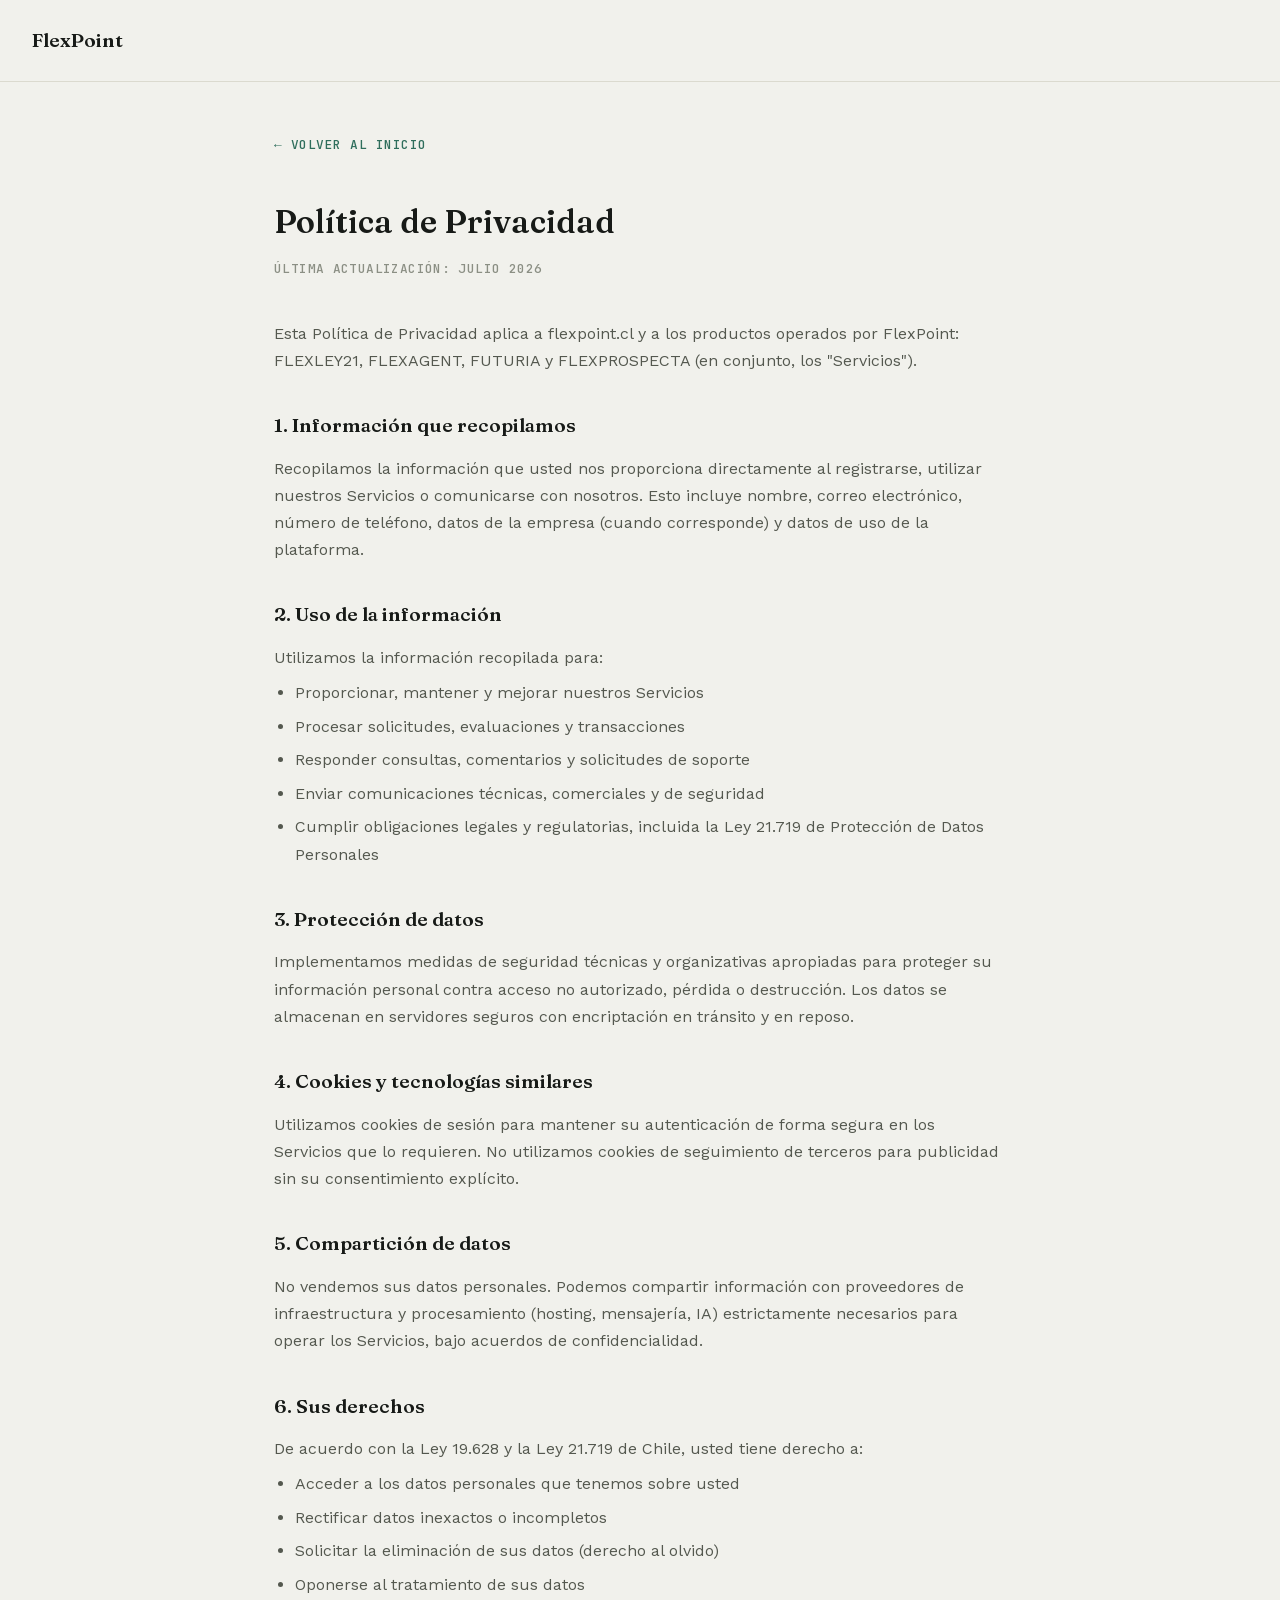
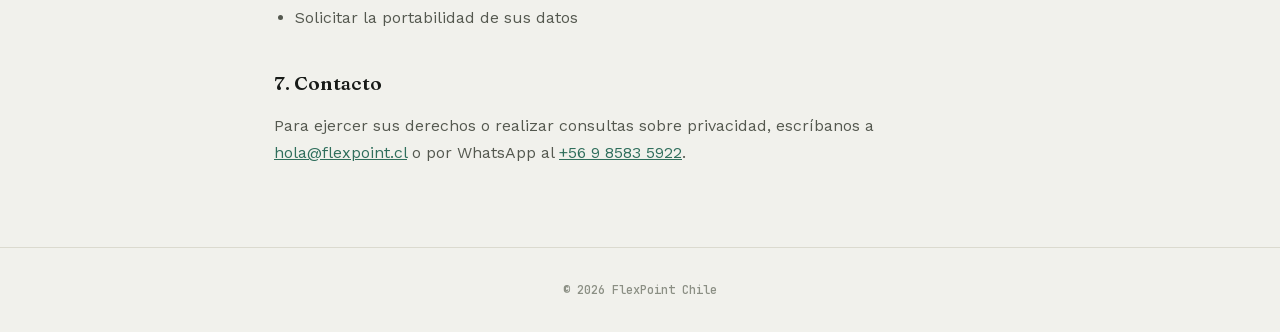
<file: privacidad.html>
<!DOCTYPE html>
<html lang="es-CL">
<head>
<meta charset="UTF-8">
<!-- Google tag (gtag.js) - Google Analytics 4, propiedad flexpoint.cl -->
<script async src="https://www.googletagmanager.com/gtag/js?id=G-LCTC01T2HH"></script>
<script>
  window.dataLayer = window.dataLayer || [];
  function gtag(){dataLayer.push(arguments);}
  gtag('js', new Date());
  gtag('config', 'G-LCTC01T2HH');
</script>
<meta name="viewport" content="width=device-width, initial-scale=1.0">
<title>Política de Privacidad | FlexPoint</title>
<meta name="description" content="Política de Privacidad de FlexPoint y su ecosistema de productos: FLEXLEY21, FLEXAGENT, FUTURIA y FLEXPROSPECTA.">
<meta name="robots" content="index, follow">
<link rel="icon" type="image/svg+xml" href="/favicon.svg">
<link rel="icon" type="image/x-icon" href="/favicon.ico" sizes="16x16 32x32 48x48">
<link rel="apple-touch-icon" href="/apple-touch-icon.png">
<meta name="theme-color" content="#F1F1EC">
<style>
    @font-face { font-family:'Fraunces Display'; font-style:normal; font-weight:600; font-display:swap; src:url('fonts/fraunces-600.woff2') format('woff2'); }
    @font-face { font-family:'Work Sans'; font-style:normal; font-weight:400; font-display:swap; src:url('fonts/worksans-400.woff2') format('woff2'); }
    @font-face { font-family:'Work Sans'; font-style:normal; font-weight:500; font-display:swap; src:url('fonts/worksans-500.woff2') format('woff2'); }
    @font-face { font-family:'JetBrains Mono'; font-style:normal; font-weight:500; font-display:swap; src:url('fonts/jbmono-500.woff2') format('woff2'); }
    :root {
        --paper:#F1F1EC;
        --paper-raised:#FBFBF8;
        --ink:#171A17;
        --ink-soft:#54584F;
        --ink-faint:#8B8F84;
        --line:#DBDACF;
        --signal:#2F6E5C;
        color-scheme: light;
    }
    @media (prefers-color-scheme: dark){
        :root{ --paper:#141613; --paper-raised:#1B1E1A; --ink:#EDEEE8; --ink-soft:#AFB3A7; --ink-faint:#767A70; --line:#2C2F29; --signal:#7FC4A9; color-scheme: dark; }
    }
    * { margin: 0; padding: 0; box-sizing: border-box; }
    body {
        font-family: 'Work Sans', ui-sans-serif, system-ui, sans-serif;
        background-color: var(--paper);
        color: var(--ink-soft);
        line-height: 1.7;
    }
    header {
        padding: 1.5rem 2rem;
        border-bottom: 1px solid var(--line);
    }
    header a {
        font-family: 'Fraunces Display', ui-serif, Georgia, serif;
        font-weight: 600;
        font-size: 1.2rem;
        color: var(--ink);
        text-decoration: none;
    }
    main {
        max-width: 780px;
        margin: 0 auto;
        padding: 3rem 1.5rem 5rem;
    }
    a.back {
        display: inline-block;
        font-family: 'JetBrains Mono', ui-monospace, monospace;
        font-size: 0.8rem;
        text-transform: uppercase;
        letter-spacing: 0.04em;
        color: var(--signal);
        text-decoration: none;
        margin-bottom: 2.5rem;
    }
    h1 {
        font-family: 'Fraunces Display', ui-serif, Georgia, serif;
        font-weight: 600;
        font-size: 2rem;
        color: var(--ink);
        margin-bottom: 0.5rem;
    }
    .updated {
        font-family: 'JetBrains Mono', ui-monospace, monospace;
        color: var(--ink-faint);
        font-size: 0.8rem;
        text-transform: uppercase;
        letter-spacing: 0.03em;
        margin-bottom: 2.5rem;
    }
    h2 {
        font-family: 'Fraunces Display', ui-serif, Georgia, serif;
        font-weight: 600;
        font-size: 1.2rem;
        margin: 2.2rem 0 0.8rem;
        color: var(--ink);
    }
    p, li {
        color: var(--ink-soft);
        font-size: 1rem;
    }
    ul {
        margin: 0.5rem 0 0.5rem 1.3rem;
    }
    li { margin-bottom: 0.4rem; }
    a { color: var(--signal); }
    footer {
        text-align: center;
        padding: 2rem;
        font-family: 'JetBrains Mono', ui-monospace, monospace;
        color: var(--ink-faint);
        font-size: 0.75rem;
        border-top: 1px solid var(--line);
    }
</style>
</head>
<body>
    <header><a href="/">FlexPoint</a></header>
    <main>
        <a class="back" href="/">← Volver al inicio</a>
        <h1>Política de Privacidad</h1>
        <p class="updated">Última actualización: julio 2026</p>

        <p>Esta Política de Privacidad aplica a flexpoint.cl y a los productos operados por FlexPoint: FLEXLEY21, FLEXAGENT, FUTURIA y FLEXPROSPECTA (en conjunto, los "Servicios").</p>

        <h2>1. Información que recopilamos</h2>
        <p>Recopilamos la información que usted nos proporciona directamente al registrarse, utilizar nuestros Servicios o comunicarse con nosotros. Esto incluye nombre, correo electrónico, número de teléfono, datos de la empresa (cuando corresponde) y datos de uso de la plataforma.</p>

        <h2>2. Uso de la información</h2>
        <p>Utilizamos la información recopilada para:</p>
        <ul>
            <li>Proporcionar, mantener y mejorar nuestros Servicios</li>
            <li>Procesar solicitudes, evaluaciones y transacciones</li>
            <li>Responder consultas, comentarios y solicitudes de soporte</li>
            <li>Enviar comunicaciones técnicas, comerciales y de seguridad</li>
            <li>Cumplir obligaciones legales y regulatorias, incluida la Ley 21.719 de Protección de Datos Personales</li>
        </ul>

        <h2>3. Protección de datos</h2>
        <p>Implementamos medidas de seguridad técnicas y organizativas apropiadas para proteger su información personal contra acceso no autorizado, pérdida o destrucción. Los datos se almacenan en servidores seguros con encriptación en tránsito y en reposo.</p>

        <h2>4. Cookies y tecnologías similares</h2>
        <p>Utilizamos cookies de sesión para mantener su autenticación de forma segura en los Servicios que lo requieren. No utilizamos cookies de seguimiento de terceros para publicidad sin su consentimiento explícito.</p>

        <h2>5. Compartición de datos</h2>
        <p>No vendemos sus datos personales. Podemos compartir información con proveedores de infraestructura y procesamiento (hosting, mensajería, IA) estrictamente necesarios para operar los Servicios, bajo acuerdos de confidencialidad.</p>

        <h2>6. Sus derechos</h2>
        <p>De acuerdo con la Ley 19.628 y la Ley 21.719 de Chile, usted tiene derecho a:</p>
        <ul>
            <li>Acceder a los datos personales que tenemos sobre usted</li>
            <li>Rectificar datos inexactos o incompletos</li>
            <li>Solicitar la eliminación de sus datos (derecho al olvido)</li>
            <li>Oponerse al tratamiento de sus datos</li>
            <li>Solicitar la portabilidad de sus datos</li>
        </ul>

        <h2>7. Contacto</h2>
        <p>Para ejercer sus derechos o realizar consultas sobre privacidad, escríbanos a <a href="mailto:hola@flexpoint.cl">hola@flexpoint.cl</a> o por WhatsApp al <a href="https://wa.me/56985835922" target="_blank" rel="noopener noreferrer">+56 9 8583 5922</a>.</p>
    </main>
    <footer>&copy; 2026 FlexPoint Chile</footer>
</body>
</html>
</file>
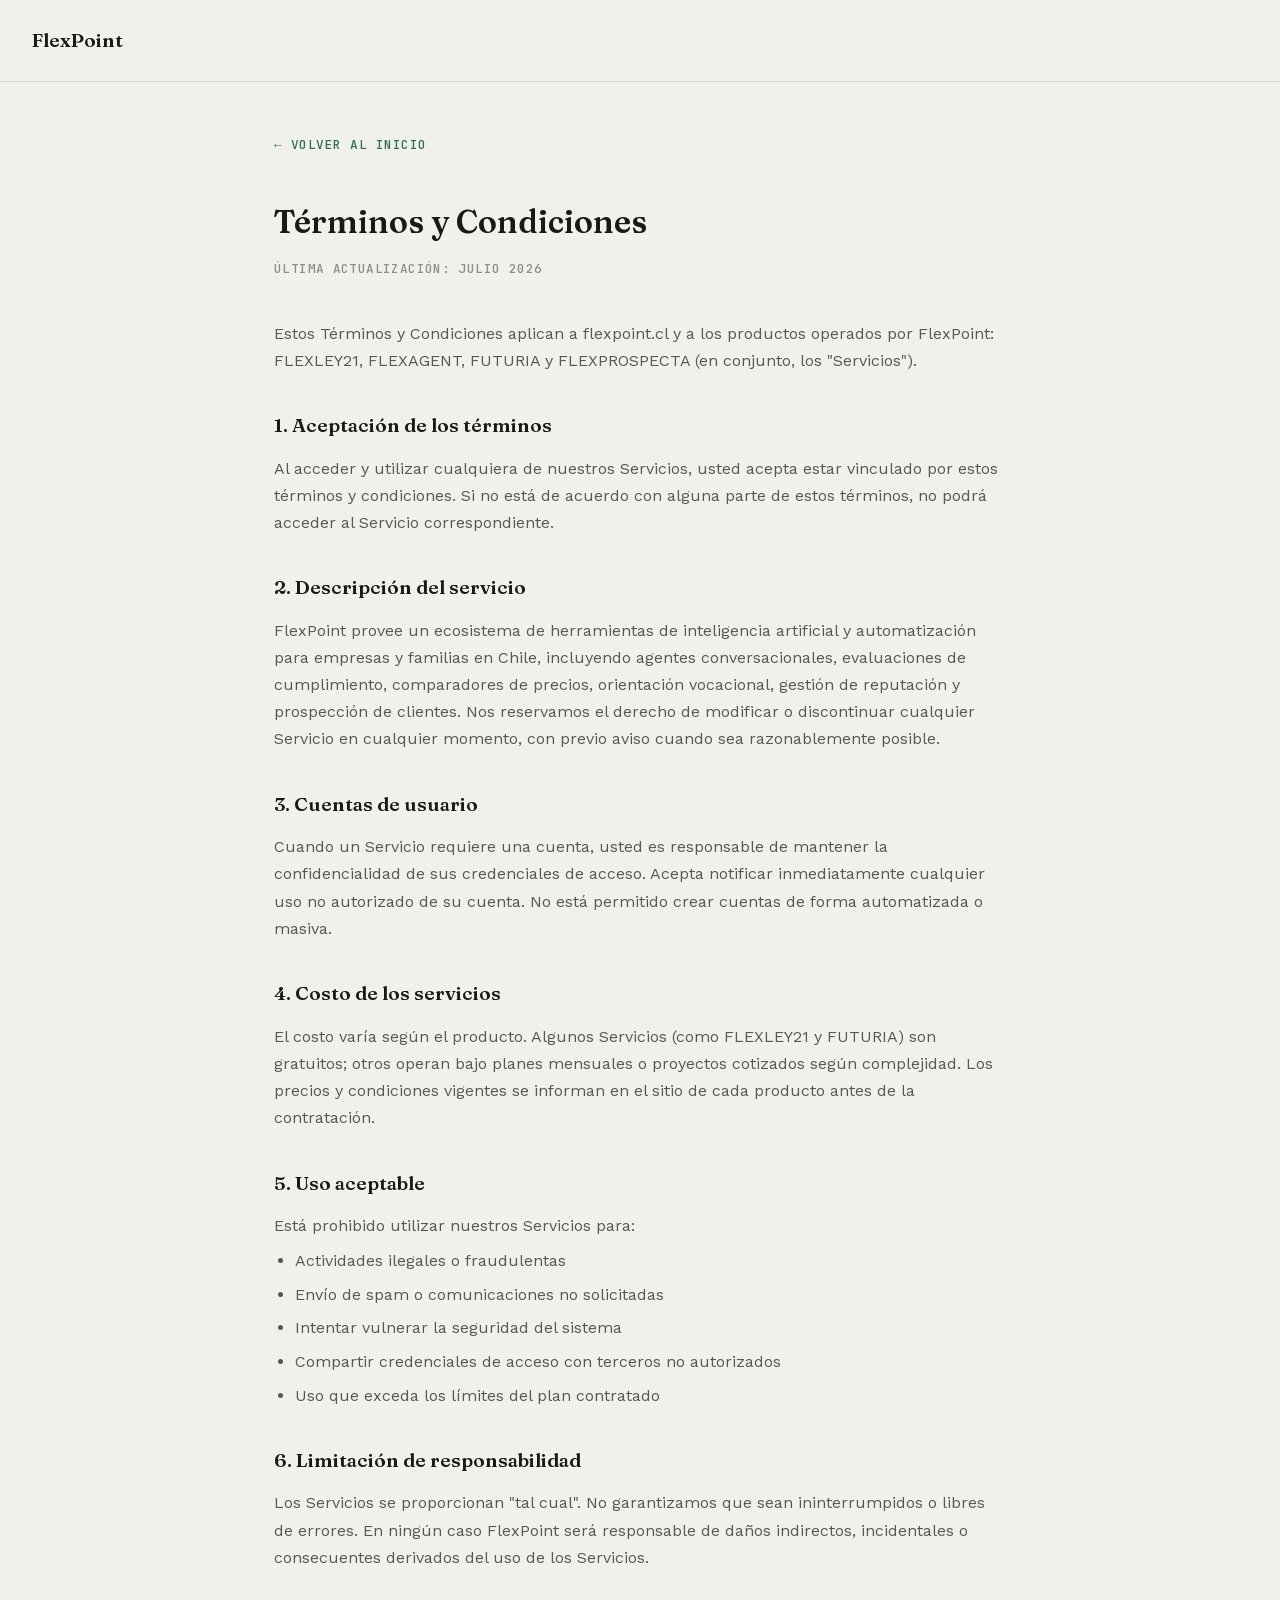
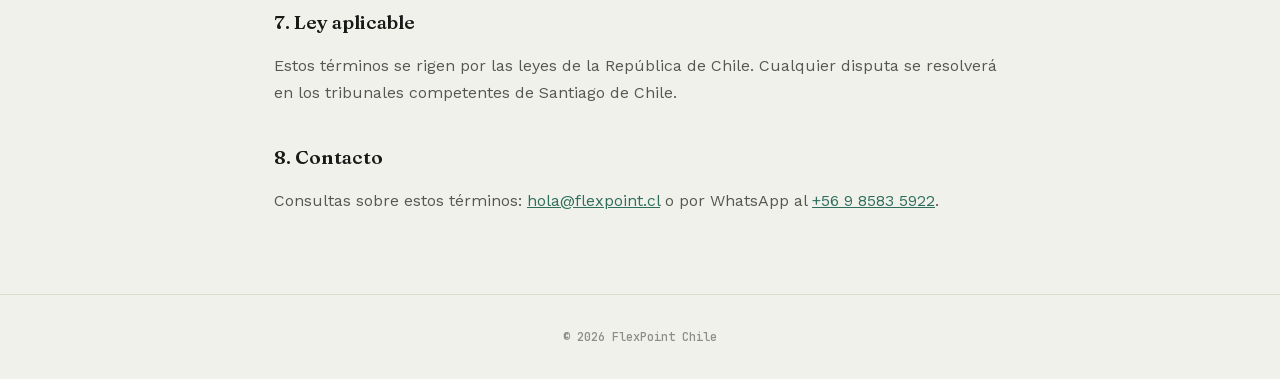
<file: terminos.html>
<!DOCTYPE html>
<html lang="es-CL">
<head>
<meta charset="UTF-8">
<!-- Google tag (gtag.js) - Google Analytics 4, propiedad flexpoint.cl -->
<script async src="https://www.googletagmanager.com/gtag/js?id=G-LCTC01T2HH"></script>
<script>
  window.dataLayer = window.dataLayer || [];
  function gtag(){dataLayer.push(arguments);}
  gtag('js', new Date());
  gtag('config', 'G-LCTC01T2HH');
</script>
<meta name="viewport" content="width=device-width, initial-scale=1.0">
<title>Términos y Condiciones | FlexPoint</title>
<meta name="description" content="Términos y Condiciones de uso de FlexPoint y su ecosistema de productos: FLEXLEY21, FLEXAGENT, FUTURIA y FLEXPROSPECTA.">
<meta name="robots" content="index, follow">
<link rel="icon" type="image/svg+xml" href="/favicon.svg">
<link rel="icon" type="image/x-icon" href="/favicon.ico" sizes="16x16 32x32 48x48">
<link rel="apple-touch-icon" href="/apple-touch-icon.png">
<meta name="theme-color" content="#F1F1EC">
<style>
    @font-face { font-family:'Fraunces Display'; font-style:normal; font-weight:600; font-display:swap; src:url('fonts/fraunces-600.woff2') format('woff2'); }
    @font-face { font-family:'Work Sans'; font-style:normal; font-weight:400; font-display:swap; src:url('fonts/worksans-400.woff2') format('woff2'); }
    @font-face { font-family:'Work Sans'; font-style:normal; font-weight:500; font-display:swap; src:url('fonts/worksans-500.woff2') format('woff2'); }
    @font-face { font-family:'JetBrains Mono'; font-style:normal; font-weight:500; font-display:swap; src:url('fonts/jbmono-500.woff2') format('woff2'); }
    :root {
        --paper:#F1F1EC;
        --paper-raised:#FBFBF8;
        --ink:#171A17;
        --ink-soft:#54584F;
        --ink-faint:#8B8F84;
        --line:#DBDACF;
        --signal:#2F6E5C;
        color-scheme: light;
    }
    @media (prefers-color-scheme: dark){
        :root{ --paper:#141613; --paper-raised:#1B1E1A; --ink:#EDEEE8; --ink-soft:#AFB3A7; --ink-faint:#767A70; --line:#2C2F29; --signal:#7FC4A9; color-scheme: dark; }
    }
    * { margin: 0; padding: 0; box-sizing: border-box; }
    body {
        font-family: 'Work Sans', ui-sans-serif, system-ui, sans-serif;
        background-color: var(--paper);
        color: var(--ink-soft);
        line-height: 1.7;
    }
    header {
        padding: 1.5rem 2rem;
        border-bottom: 1px solid var(--line);
    }
    header a {
        font-family: 'Fraunces Display', ui-serif, Georgia, serif;
        font-weight: 600;
        font-size: 1.2rem;
        color: var(--ink);
        text-decoration: none;
    }
    main {
        max-width: 780px;
        margin: 0 auto;
        padding: 3rem 1.5rem 5rem;
    }
    a.back {
        display: inline-block;
        font-family: 'JetBrains Mono', ui-monospace, monospace;
        font-size: 0.8rem;
        text-transform: uppercase;
        letter-spacing: 0.04em;
        color: var(--signal);
        text-decoration: none;
        margin-bottom: 2.5rem;
    }
    h1 {
        font-family: 'Fraunces Display', ui-serif, Georgia, serif;
        font-weight: 600;
        font-size: 2rem;
        color: var(--ink);
        margin-bottom: 0.5rem;
    }
    .updated {
        font-family: 'JetBrains Mono', ui-monospace, monospace;
        color: var(--ink-faint);
        font-size: 0.8rem;
        text-transform: uppercase;
        letter-spacing: 0.03em;
        margin-bottom: 2.5rem;
    }
    h2 {
        font-family: 'Fraunces Display', ui-serif, Georgia, serif;
        font-weight: 600;
        font-size: 1.2rem;
        margin: 2.2rem 0 0.8rem;
        color: var(--ink);
    }
    p, li {
        color: var(--ink-soft);
        font-size: 1rem;
    }
    ul {
        margin: 0.5rem 0 0.5rem 1.3rem;
    }
    li { margin-bottom: 0.4rem; }
    a { color: var(--signal); }
    footer {
        text-align: center;
        padding: 2rem;
        font-family: 'JetBrains Mono', ui-monospace, monospace;
        color: var(--ink-faint);
        font-size: 0.75rem;
        border-top: 1px solid var(--line);
    }
</style>
</head>
<body>
    <header><a href="/">FlexPoint</a></header>
    <main>
        <a class="back" href="/">← Volver al inicio</a>
        <h1>Términos y Condiciones</h1>
        <p class="updated">Última actualización: julio 2026</p>

        <p>Estos Términos y Condiciones aplican a flexpoint.cl y a los productos operados por FlexPoint: FLEXLEY21, FLEXAGENT, FUTURIA y FLEXPROSPECTA (en conjunto, los "Servicios").</p>

        <h2>1. Aceptación de los términos</h2>
        <p>Al acceder y utilizar cualquiera de nuestros Servicios, usted acepta estar vinculado por estos términos y condiciones. Si no está de acuerdo con alguna parte de estos términos, no podrá acceder al Servicio correspondiente.</p>

        <h2>2. Descripción del servicio</h2>
        <p>FlexPoint provee un ecosistema de herramientas de inteligencia artificial y automatización para empresas y familias en Chile, incluyendo agentes conversacionales, evaluaciones de cumplimiento, comparadores de precios, orientación vocacional, gestión de reputación y prospección de clientes. Nos reservamos el derecho de modificar o discontinuar cualquier Servicio en cualquier momento, con previo aviso cuando sea razonablemente posible.</p>

        <h2>3. Cuentas de usuario</h2>
        <p>Cuando un Servicio requiere una cuenta, usted es responsable de mantener la confidencialidad de sus credenciales de acceso. Acepta notificar inmediatamente cualquier uso no autorizado de su cuenta. No está permitido crear cuentas de forma automatizada o masiva.</p>

        <h2>4. Costo de los servicios</h2>
        <p>El costo varía según el producto. Algunos Servicios (como FLEXLEY21 y FUTURIA) son gratuitos; otros operan bajo planes mensuales o proyectos cotizados según complejidad. Los precios y condiciones vigentes se informan en el sitio de cada producto antes de la contratación.</p>

        <h2>5. Uso aceptable</h2>
        <p>Está prohibido utilizar nuestros Servicios para:</p>
        <ul>
            <li>Actividades ilegales o fraudulentas</li>
            <li>Envío de spam o comunicaciones no solicitadas</li>
            <li>Intentar vulnerar la seguridad del sistema</li>
            <li>Compartir credenciales de acceso con terceros no autorizados</li>
            <li>Uso que exceda los límites del plan contratado</li>
        </ul>

        <h2>6. Limitación de responsabilidad</h2>
        <p>Los Servicios se proporcionan "tal cual". No garantizamos que sean ininterrumpidos o libres de errores. En ningún caso FlexPoint será responsable de daños indirectos, incidentales o consecuentes derivados del uso de los Servicios.</p>

        <h2>7. Ley aplicable</h2>
        <p>Estos términos se rigen por las leyes de la República de Chile. Cualquier disputa se resolverá en los tribunales competentes de Santiago de Chile.</p>

        <h2>8. Contacto</h2>
        <p>Consultas sobre estos términos: <a href="mailto:hola@flexpoint.cl">hola@flexpoint.cl</a> o por WhatsApp al <a href="https://wa.me/56985835922" target="_blank" rel="noopener noreferrer">+56 9 8583 5922</a>.</p>
    </main>
    <footer>&copy; 2026 FlexPoint Chile</footer>
</body>
</html>
</file>
